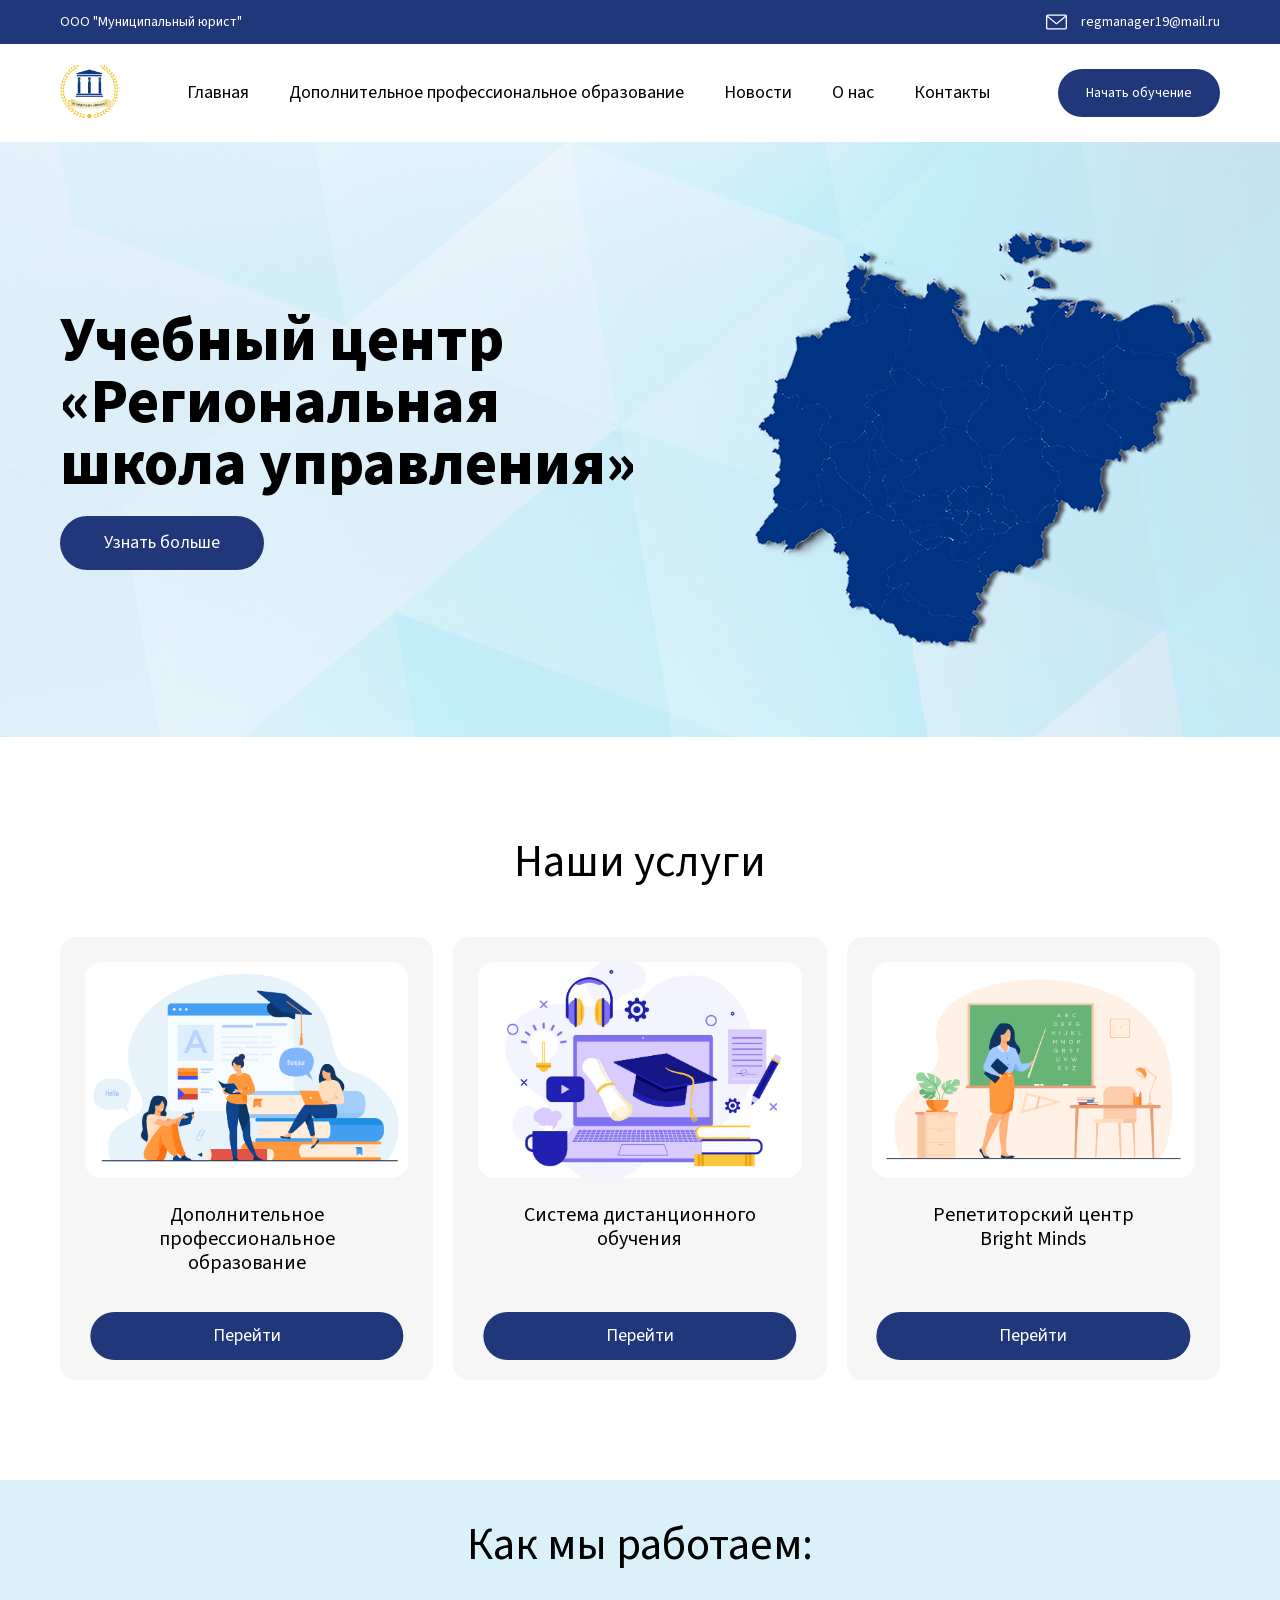
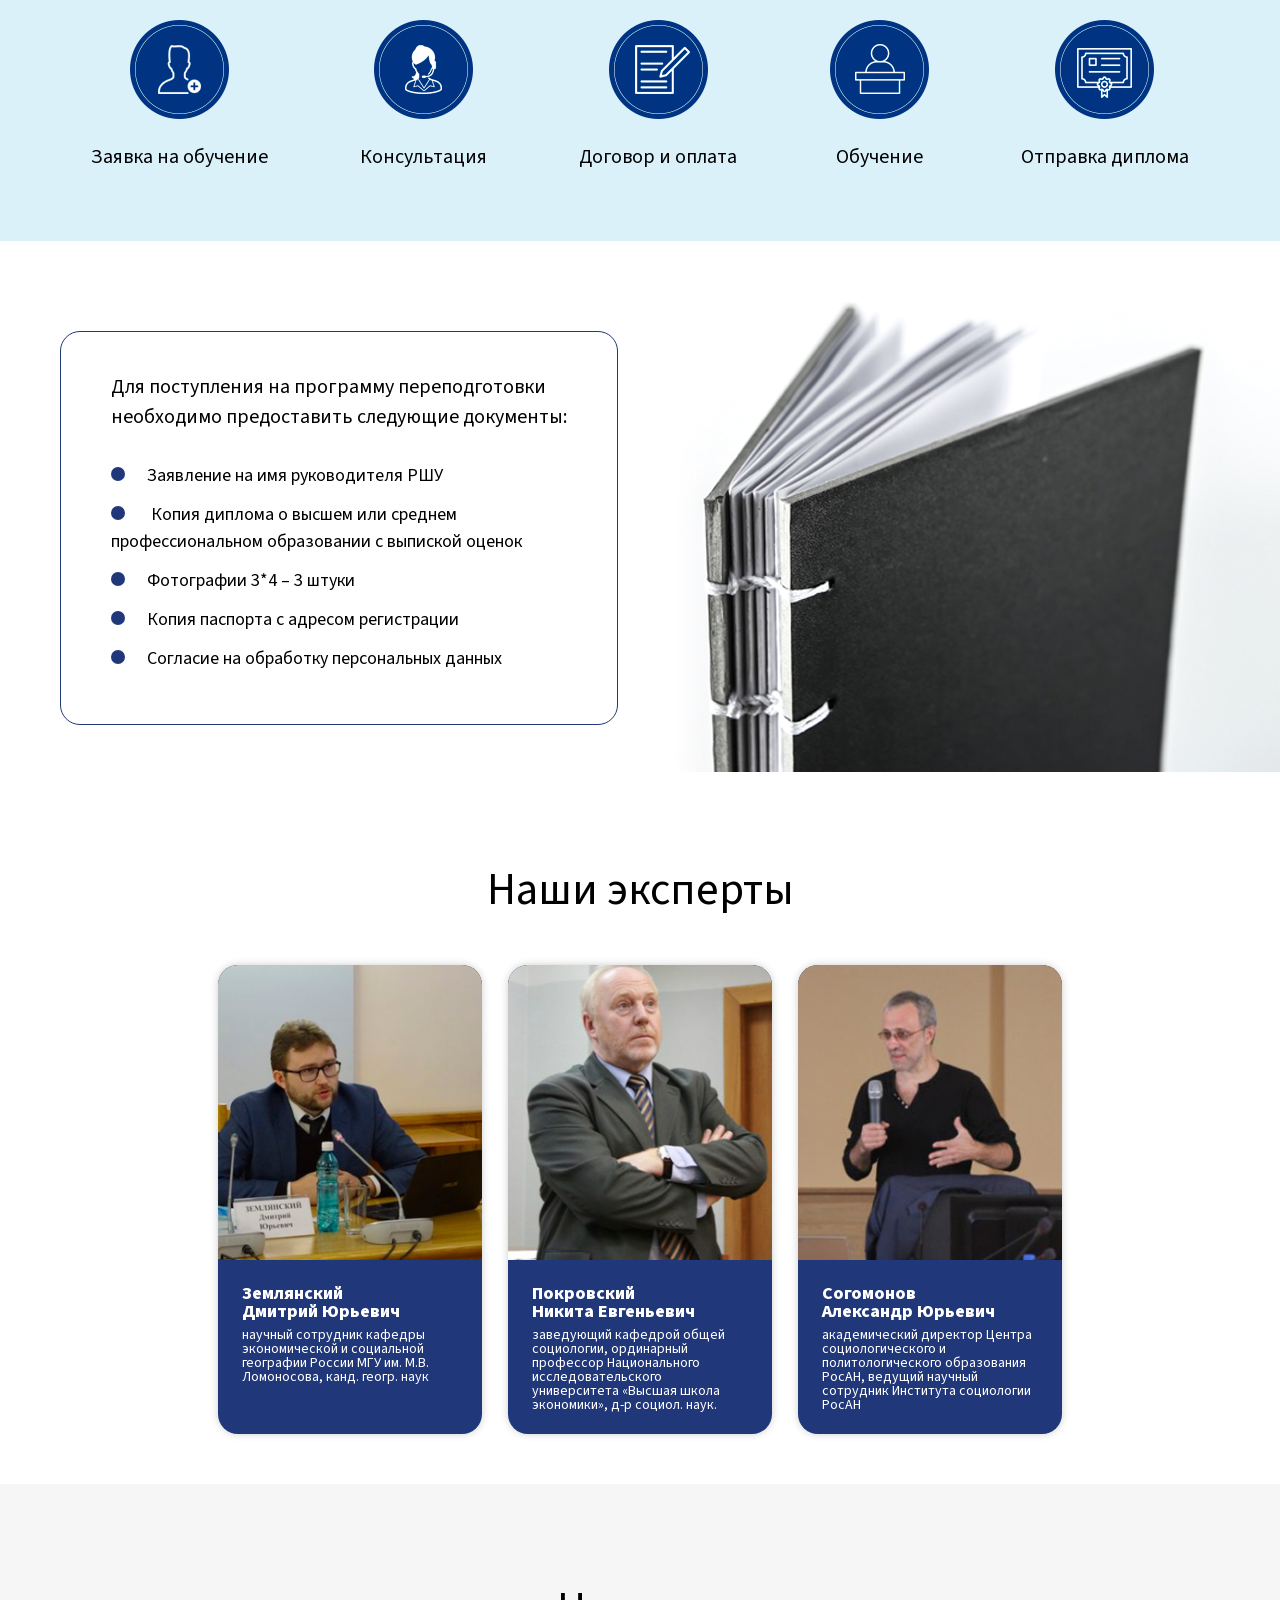
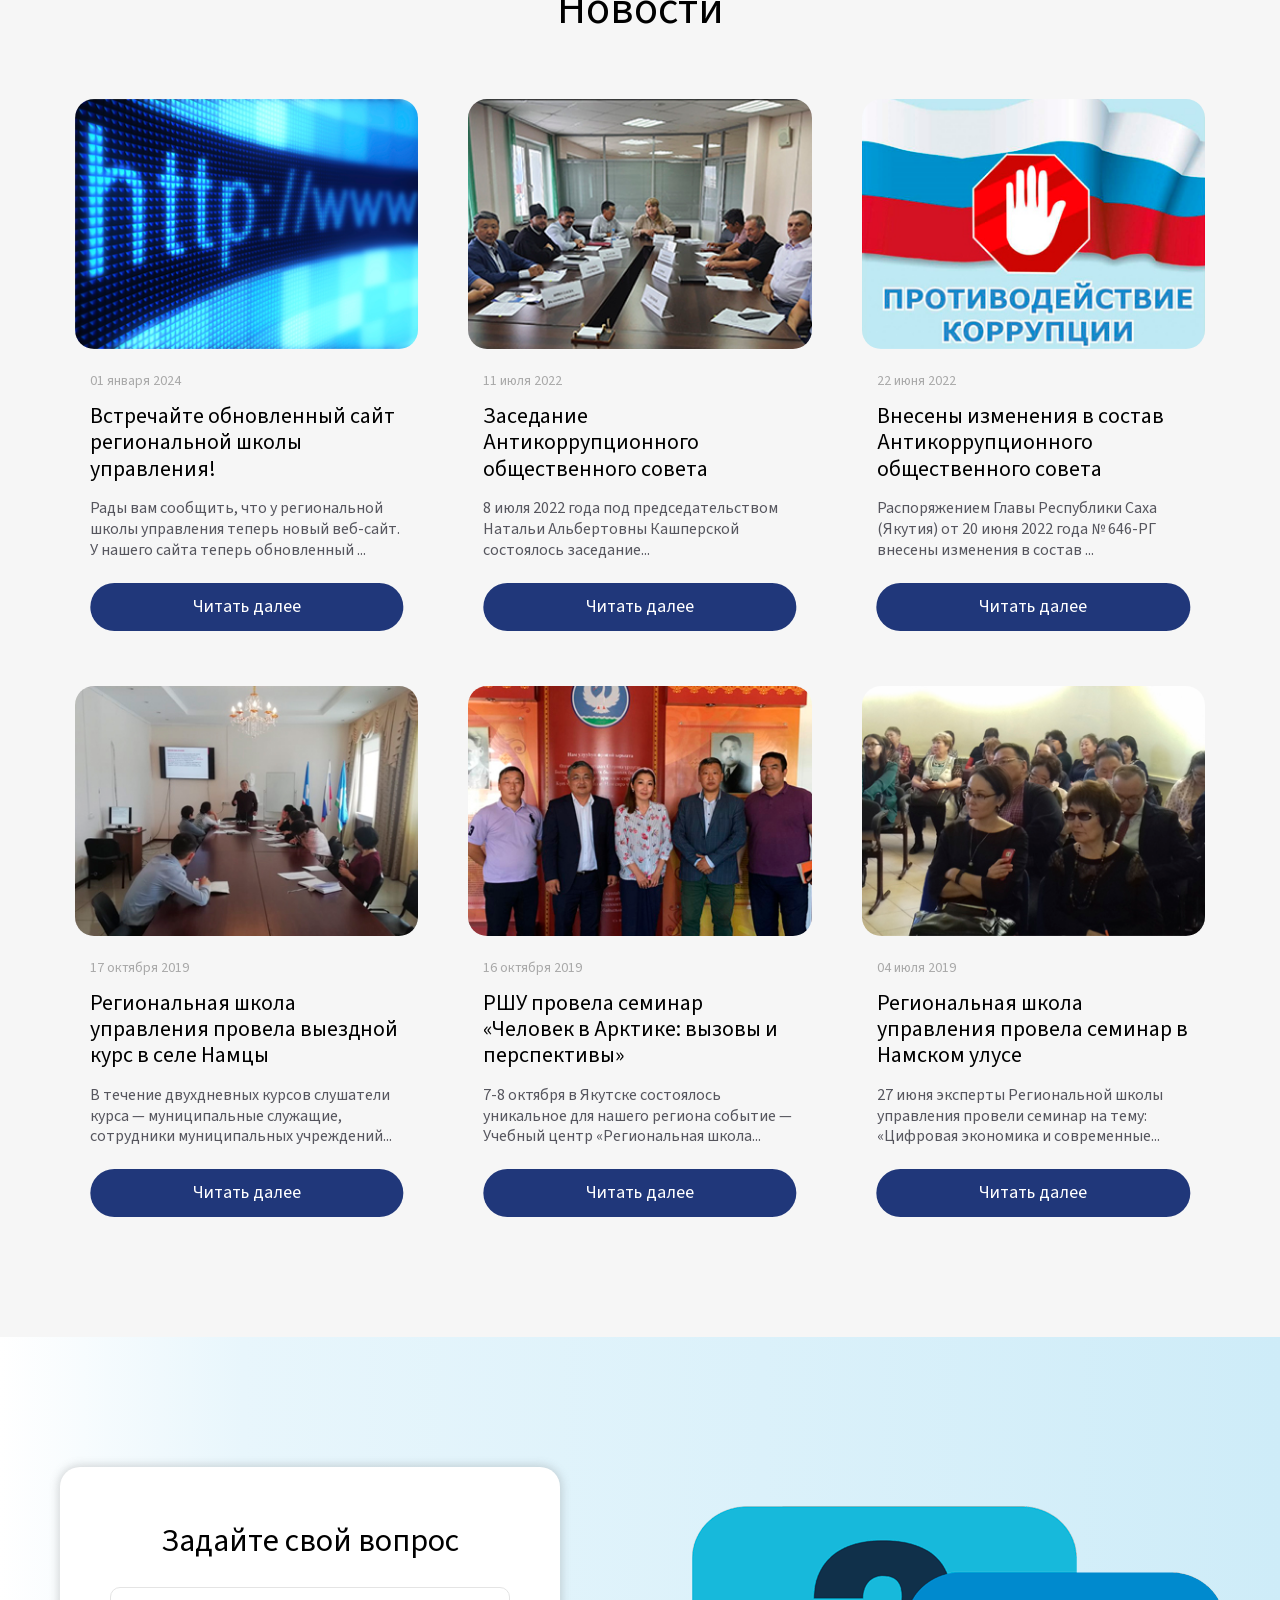
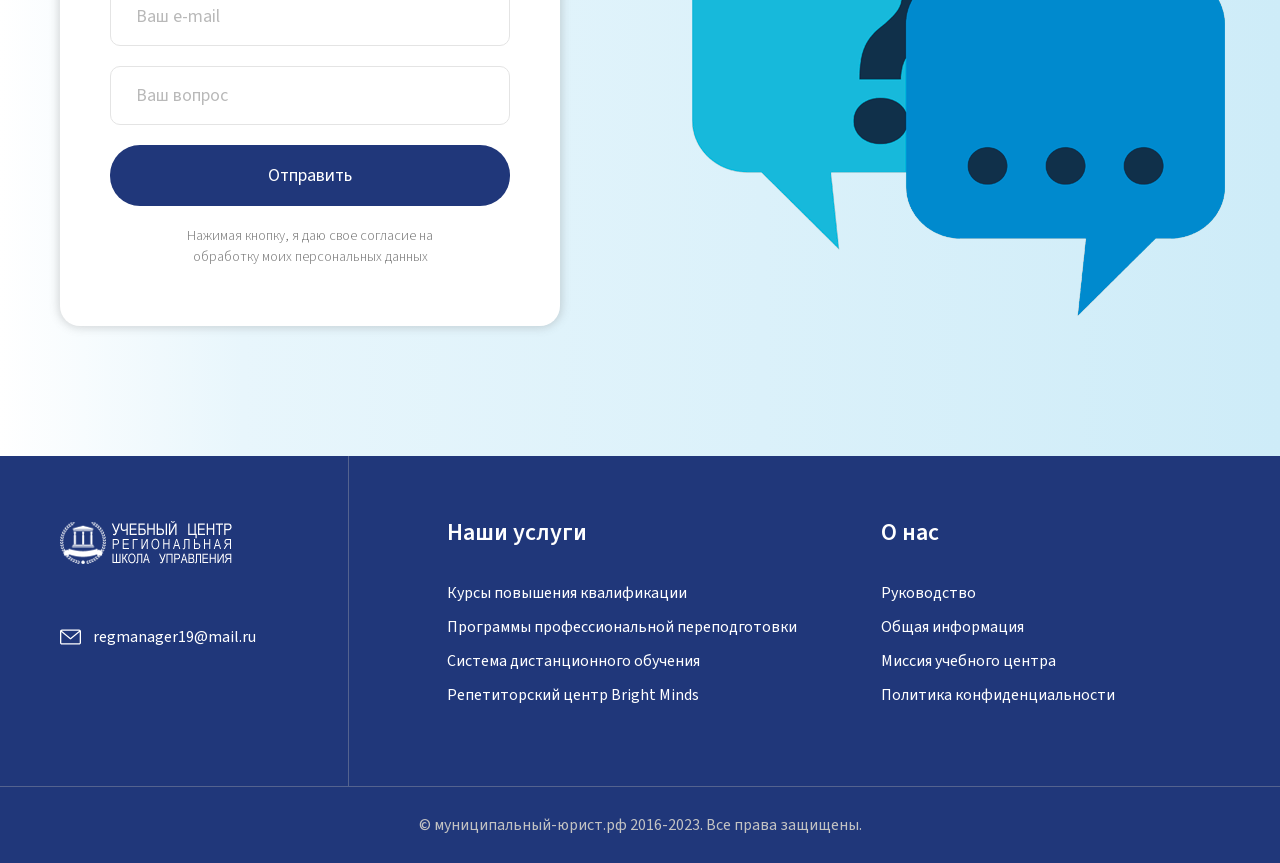
<file: index.html>
<!DOCTYPE html>
<html lang="ru">
  <head>
    <meta charset="UTF-8" />
    <meta name="viewport" content="width=device-width, initial-scale=1.0" />
    <title>
      Муниципальный юрист | Дополнительное профессиональное образование
    </title>
    <link rel="stylesheet" href="fonts/stylesheet.css" />
    <link rel="stylesheet" href="css/style.css" />
    <link rel="stylesheet" href="css/magnific-popup.css" />
  </head>
  <body>
    <div class="callback-popup mfp-hide mfp-with-anim" id="callback-popup">
      <div class="callback-header">
        <div class="callback-logo">
          <img src="images/logo.png" alt="Лого" />
        </div>
        <button title="close" type="button" class="mfp-close">
          <svg
            width="19"
            height="19"
            viewBox="0 0 19 19"
            fill="none"
            xmlns="http://www.w3.org/2000/svg"
          >
            <path
              d="M0.977032 19.0005C0.72675 19.0005 0.476467 18.9053 0.28631 18.7137C-0.0954366 18.3319 -0.0954366 17.713 0.28631 17.3313L17.3313 0.28631C17.713 -0.0954366 18.3319 -0.0954366 18.7137 0.28631C19.0954 0.668056 19.0954 1.28696 18.7137 1.66895L1.66895 18.7137C1.47736 18.9041 1.22708 19.0005 0.977032 19.0005Z"
              fill="#F0DFDF"
            />
            <path
              d="M18.0232 19.0005C17.7729 19.0005 17.5229 18.9053 17.3325 18.7137L0.28631 1.66895C-0.0954366 1.28696 -0.0954366 0.668056 0.28631 0.28631C0.668056 -0.0954366 1.28696 -0.0954366 1.66895 0.28631L18.7137 17.3313C19.0954 17.713 19.0954 18.3319 18.7137 18.7137C18.5221 18.9041 18.2721 19.0005 18.0232 19.0005Z"
              fill="#F0DFDF"
            />
          </svg>
        </button>
      </div>
      <div class="callback-body">
        <div class="form-wrap">
          <h3 class="callback-form-title">Отправить заявку</h3>
          <div class="wpcf7">
            <form class="wpcf7-form init">
              <p>
                <span class="wpcf7-form-control-wrap"
                  ><input
                    size="40"
                    class="wpcf7-form-control wpcf7-text wpcf7-validates-as-required"
                    placeholder="Ваш e-mail"
                    type="email"
                /></span>
              </p>
              <p>
                <span class="wpcf7-form-control-wrap"
                  ><input
                    size="40"
                    class="wpcf7-form-control wpcf7-text wpcf7-validates-as-required input-phonemask"
                    placeholder="Ваше сообщение"
                    type="text"
                    name="question"
                /></span>
              </p>
              <p>
                <input
                  class="wpcf7-form-control has-spinner wpcf7-submit"
                  type="submit"
                  value="Отправить"
                /><span class="wpcf7-spinner"></span>
              </p>
            </form>
          </div>
          <div class="form-agree">
            Нажимая кнопку, я даю свое согласие на обработку моих персональных
            данных
          </div>
        </div>
      </div>
    </div>

    <header class="header">
      <div class="header-top">
        <div class="container">
          <div class="header-top-row">
            <div class="header-top-organization">
              <span>ООО "Муниципальный юрист"</span>
            </div>

            <div class="header-top-right">
              <a href=" mailto: regmanager19@mail.ru" class="header-top-email"
                ><img src="images/email.svg" alt="E-mail" />
                <span>regmanager19@mail.ru</span></a
              >
            </div>

            <div class="hamburger">
              <img src="images/hamburger.svg" alt="Hamburger" />
            </div>
          </div>
        </div>
      </div>

      <div class="header-bottom">
        <div class="container">
          <div class="header-bottom-row">
            <a href="#" class="header-logo">
              <img src="images/logo.png" alt="Логотип" />
            </a>
            <nav class="menu-nav">
              <ul>
                <li><a href="#">Главная</a></li>
                <li>
                  <a href="#">Дополнительное профессиональное образование</a>
                </li>
                <li><a href="#">Новости</a></li>
                <li><a href="#">О нас</a></li>
                <li>
                  <a href="#">Контакты</a>
                </li>
              </ul>
            </nav>
            <a
              href="#callback-popup"
              class="header-bottom-btn"
              data-effect="mfp-zoom-in"
              >Начать обучение</a
            >
          </div>
        </div>
      </div>

      <div class="mobile-menu">
        <div class="mobile-menu-header">
          <div class="mobile-menu-title">Меню</div>
          <div class="mobile-menu-close">
            <img src="images/close.svg" alt="Закрыть" />
          </div>
        </div>
        <div class="mobile-menu-body">
          <a href=" mailto: regmanager19@mail.ru" class="header-top-email"
            ><img src="images/email.svg" alt="E-mail" />
            <span>regmanager19@mail.ru</span></a
          >

          <nav class="mobile-menu-nav">
            <ul>
              <li><a href="#">Главная</a></li>
              <li>
                <a href="#">Дополнительное профессиональное образование</a>
              </li>
              <li><a href="#">Новости</a></li>
              <li><a href="#">О нас</a></li>
              <li>
                <a href="#">Контакты</a>
              </li>
            </ul>
          </nav>
        </div>
      </div>
    </header>

    <section class="s-banner">
      <div class="container">
        <div class="banner-row">
          <div class="banner-left">
            <img
              class="banner-image-small"
              src="images/sakha.png"
              alt="Sakha"
            />
            <h1 class="banner-title">
              Учебный центр <br />
              «Региональная школа управления»
            </h1>
            <!-- <div class="banner-description">
              Наш проект направлен на подготовку <br />
              нового поколения муниципальных лидеров
            </div> -->
            <a href="#" class="banner-btn">Узнать больше</a>
          </div>
          <div class="banner-right">
            <img class="banner-image" src="images/sakha.png" alt="Sakha" />
          </div>
        </div>
      </div>
    </section>

    <!-- <section class="s-about">
      <div class="container">
        <div class="about-row">
          <div class="about-left">
            <img src="images/o-nas.png" alt="О нас" />
          </div>
          <div class="about-right">
            <h2 class="def-title">
              Дополнительное профессиональное образование
            </h2>
            <div class="about-description">
              Мы предоставляем услуги в сфере дополнительного профессионального
              образования. Все наши программы и курсы проводятся в заочном
              формате <br />с применением дистанционных образовательных
              технологий. <br />По окончании обучения выдается диплом.
            </div>
            <div class="about-list-wrap">
              <div class="about-list-title">Мы предлагаем:</div>
              <ul>
                <li>Курсы повышения квалификации</li>
                <li>Программы профессиональной переподготовки</li>
              </ul>
            </div>
          </div>
        </div>
      </div>
    </section> -->

    <section class="s-services">
      <div class="container">
        <div class="def-title">Наши услуги</div>
        <div class="services-row">
          <div class="services-item">
            <div class="services-thumb">
              <img src="images/edu.png" alt="Миниатюра" />
            </div>

            <div class="services-body">
              <h3 class="services-title">
                <a href="post.html"
                  >Дополнительное профессиональное образование</a
                >
              </h3>
              <!-- <div class="services-description">
                Рады вам сообщить, что у региональной школы управления теперь
                новый веб-сайт. У нашего сайта теперь обновленный ...
              </div> -->
              <a href="post.html" class="services-readmore">Перейти</a>
            </div>
          </div>

          <div class="services-item">
            <div class="services-thumb">
              <img src="images/sdo.png" alt="Миниатюра" />
            </div>

            <div class="services-body">
              <h3 class="services-title">
                <a href="post.html"
                  >Система дистанционного <br />
                  обучения</a
                >
              </h3>
              <!-- <div class="services-description">
                Рады вам сообщить, что у региональной школы управления теперь
                новый веб-сайт. У нашего сайта теперь обновленный ...
              </div> -->
              <a href="post.html" class="services-readmore">Перейти</a>
            </div>
          </div>

          <div class="services-item">
            <div class="services-thumb">
              <img src="images/bright-minds.png" alt="Миниатюра" />
            </div>

            <div class="services-body">
              <h3 class="services-title">
                <a href="post.html"
                  >Репетиторский центр <br />
                  Bright Minds</a
                >
              </h3>
              <!-- <div class="services-description">
                Рады вам сообщить, что у региональной школы управления теперь
                новый веб-сайт. У нашего сайта теперь обновленный ...
              </div> -->
              <a href="post.html" class="services-readmore">Перейти</a>
            </div>
          </div>
        </div>
      </div>
    </section>

    <section class="s-work">
      <div class="container">
        <h2 class="def-title">Как мы работаем:</h2>
        <div class="work-row">
          <div class="work-item">
            <div class="work-icon">
              <img src="images/work-1.png" alt="Заявка на обучение" />
            </div>
            <div class="work-title">Заявка на обучение</div>
          </div>
          <div class="work-item">
            <div class="work-icon">
              <img src="images/work-2.png" alt="Консультация" />
            </div>
            <div class="work-title">Консультация</div>
          </div>
          <div class="work-item">
            <div class="work-icon">
              <img src="images/work-3.png" alt="Договор и оплата" />
            </div>
            <div class="work-title">Договор и оплата</div>
          </div>
          <div class="work-item">
            <div class="work-icon">
              <img src="images/work-4.png" alt="Обучение" />
            </div>
            <div class="work-title">Обучение</div>
          </div>
          <div class="work-item">
            <div class="work-icon">
              <img src="images/work-5.png" alt="Отправка диплома" />
            </div>
            <div class="work-title">Отправка диплома</div>
          </div>
        </div>
      </div>
    </section>

    <div class="s-docs">
      <div class="container">
        <div class="docs-list-wrap">
          <div class="docs-list-title">
            Для поступления на программу переподготовки <br />
            необходимо предоставить следующие документы:
          </div>
          <ul>
            <li>Заявление на имя руководителя РШУ</li>
            <li>
              Копия диплома о высшем или среднем <br />
              профессиональном образовании с выпиской оценок
            </li>
            <li>Фотографии 3*4 – 3 штуки</li>
            <li>Копия паспорта с адресом регистрации</li>
            <li>Согласие на обработку персональных данных</li>
          </ul>
        </div>
      </div>
    </div>

    <section class="s-experts">
      <div class="container">
        <h2 class="def-title">Наши эксперты</h2>
      </div>
      <div class="experts-row">
        <div class="experts-item">
          <div class="experts-image">
            <img src="images/expert-1.jpeg" alt="Землянский Дмитрий Юрьевич" />
          </div>
          <div class="experts-footer">
            <div class="experts-name">Землянский <br />Дмитрий Юрьевич</div>
            <div class="experts-profi">
              научный сотрудник кафедры экономической и социальной географии
              России МГУ им. М.В. Ломоносова, канд. геогр. наук
            </div>
          </div>
        </div>
        <div class="experts-item">
          <div class="experts-image">
            <img
              src="images/expert-2.jpeg"
              alt="Покровский Никита Евгеньевич"
            />
          </div>
          <div class="experts-footer">
            <div class="experts-name">Покровский <br />Никита Евгеньевич</div>
            <div class="experts-profi">
              заведующий кафедрой общей социологии, ординарный профессор
              Национального исследовательского университета «Высшая школа
              экономики», д-р социол. наук.
            </div>
          </div>
        </div>
        <div class="experts-item">
          <div class="experts-image">
            <img src="images/expert-3.jpeg" alt="Согомонов Александр Юрьевич" />
          </div>
          <div class="experts-footer">
            <div class="experts-name">Согомонов <br />Александр Юрьевич</div>
            <div class="experts-profi">
              академический директор Центра социологического и политологического
              образования РосАН, ведущий научный сотрудник Института социологии
              РосАН
            </div>
          </div>
        </div>
      </div>
    </section>

    <section class="s-news">
      <div class="container">
        <div class="def-title">Новости</div>
        <div class="news-row">
          <article class="news-item">
            <div class="news-thumb">
              <img src="images/news-1.jpg" alt="Миниатюра" />
            </div>

            <div class="news-body">
              <div class="news-top-line">
                <div class="news-date">01 января 2024</div>
              </div>
              <h3 class="news-title">
                <a href="post.html"
                  >Встречайте обновленный сайт региональной школы управления!</a
                >
              </h3>
              <div class="news-description">
                Рады вам сообщить, что у региональной школы управления теперь
                новый веб-сайт. У нашего сайта теперь обновленный ...
              </div>
              <a href="post.html" class="news-readmore">Читать далее</a>
            </div>
          </article>

          <article class="news-item">
            <div class="news-thumb">
              <img src="images/news-2.jpg" alt="Миниатюра" />
            </div>

            <div class="news-body">
              <div class="news-top-line">
                <div class="news-date">11 июля 2022</div>
              </div>
              <h3 class="news-title">
                <a href="post.html"
                  >Заседание Антикоррупционного общественного совета</a
                >
              </h3>
              <div class="news-description">
                8 июля 2022 года под председательством Натальи Альбертовны
                Кашперской состоялось заседание...
              </div>
              <a href="post.html" class="news-readmore">Читать далее</a>
            </div>
          </article>

          <article class="news-item">
            <div class="news-thumb">
              <img src="images/news-3.jpg" alt="Миниатюра" />
            </div>

            <div class="news-body">
              <div class="news-top-line">
                <div class="news-date">22 июня 2022</div>
              </div>
              <h3 class="news-title">
                <a href="post.html"
                  >Внесены изменения в состав Антикоррупционного общественного
                  совета</a
                >
              </h3>
              <div class="news-description">
                Распоряжением Главы Республики Саха (Якутия) от 20 июня 2022
                года № 646-РГ внесены изменения в состав ...
              </div>
              <a href="post.html" class="news-readmore">Читать далее</a>
            </div>
          </article>

          <article class="news-item">
            <div class="news-thumb">
              <img src="images/news-4.jpg" alt="Миниатюра" />
            </div>

            <div class="news-body">
              <div class="news-top-line">
                <div class="news-date">17 октября 2019</div>
              </div>
              <h3 class="news-title">
                <a href="post.html"
                  >Региональная школа управления провела выездной курс в селе
                  Намцы</a
                >
              </h3>
              <div class="news-description">
                В течение двухдневных курсов слушатели курса — муниципальные
                служащие, сотрудники муниципальных учреждений...
              </div>
              <a href="post.html" class="news-readmore">Читать далее</a>
            </div>
          </article>

          <article class="news-item">
            <div class="news-thumb">
              <img src="images/news-5.jpg" alt="Миниатюра" />
            </div>

            <div class="news-body">
              <div class="news-top-line">
                <div class="news-date">16 октября 2019</div>
              </div>
              <h3 class="news-title">
                <a href="post.html">
                  РШУ провела семинар «Человек в Арктике: вызовы и
                  перспективы»</a
                >
              </h3>
              <div class="news-description">
                7-8 октября в Якутске состоялось уникальное для нашего региона
                событие — Учебный центр «Региональная школа...
              </div>
              <a href="post.html" class="news-readmore">Читать далее</a>
            </div>
          </article>

          <article class="news-item">
            <div class="news-thumb">
              <img src="images/news-6.jpg" alt="Миниатюра" />
            </div>

            <div class="news-body">
              <div class="news-top-line">
                <div class="news-date">04 июля 2019</div>
              </div>
              <h3 class="news-title">
                <a href="post.html"
                  >Региональная школа управления провела семинар в Намском
                  улусе</a
                >
              </h3>
              <div class="news-description">
                27 июня эксперты Региональной школы управления провели семинар
                на тему: «Цифровая экономика и современные...
              </div>
              <a href="post.html" class="news-readmore">Читать далее</a>
            </div>
          </article>
        </div>
      </div>
    </section>

    <section class="s-form">
      <div class="container">
        <div class="form-row">
          <div class="form-wrap">
            <h3 class="form-title">Задайте свой вопрос</h3>
            <div class="wpcf7">
              <form class="wpcf7-form init">
                <p>
                  <span class="wpcf7-form-control-wrap"
                    ><input
                      size="40"
                      class="wpcf7-form-control wpcf7-text wpcf7-validates-as-required"
                      placeholder="Ваш e-mail"
                      type="email"
                  /></span>
                </p>
                <p>
                  <span class="wpcf7-form-control-wrap"
                    ><input
                      size="40"
                      class="wpcf7-form-control wpcf7-text wpcf7-validates-as-required input-phonemask"
                      placeholder="Ваш вопрос"
                      type="text"
                      name="question"
                  /></span>
                </p>
                <p>
                  <input
                    class="wpcf7-form-control has-spinner wpcf7-submit"
                    type="submit"
                    value="Отправить"
                  /><span class="wpcf7-spinner"></span>
                </p>
              </form>
            </div>
            <div class="form-agree">
              Нажимая кнопку, я даю свое согласие на обработку моих персональных
              данных
            </div>
          </div>
          <div class="form-image">
            <img src="images/form-image.png" alt="Задать вопрос" />
          </div>
        </div>
      </div>
    </section>

    <footer class="site-footer">
      <div class="container">
        <div class="footer-row">
          <div class="footer-left">
            <a href="/" class="footer-logo"
              ><img src="images/footer-logo.png" alt="Лого"
            /></a>
            <div class="footer-info">
              <div class="footer-info-item">
                <span class="footer-info-icon">
                  <img src="images/email.svg" alt="Email" />
                </span>
                <span>regmanager19@mail.ru</span>
              </div>
            </div>
          </div>
          <div class="footer-right">
            <div class="footer-menu">
              <div class="footer-title">Наши услуги</div>
              <ul>
                <li><a href="#">Курсы повышения квалификации</a></li>
                <li>
                  <a href="#">Программы профессиональной переподготовки</a>
                </li>
                <li><a href="#">Система дистанционного обучения</a></li>
                <li><a href="#">Репетиторский центр Bright Minds</a></li>
              </ul>
            </div>

            <div class="footer-menu">
              <div class="footer-title">О нас</div>
              <ul>
                <li><a href="#">Руководство</a></li>
                <li><a href="#">Общая информация</a></li>
                <li><a href="#">Миссия учебного центра</a></li>
                <li><a href="#">Политика конфиденциальности</a></li>
              </ul>
            </div>
          </div>
        </div>
      </div>
      <div class="footer-copyright">
        © муниципальный-юрист.рф 2016-2023. Все права защищены.
      </div>
    </footer>

    <script src="js/jquery-3.7.1.min.js"></script>
    <script src="js/jquery.magnific-popup.min.js"></script>
    <script src="js/script.js"></script>
  </body>
</html>
</file>
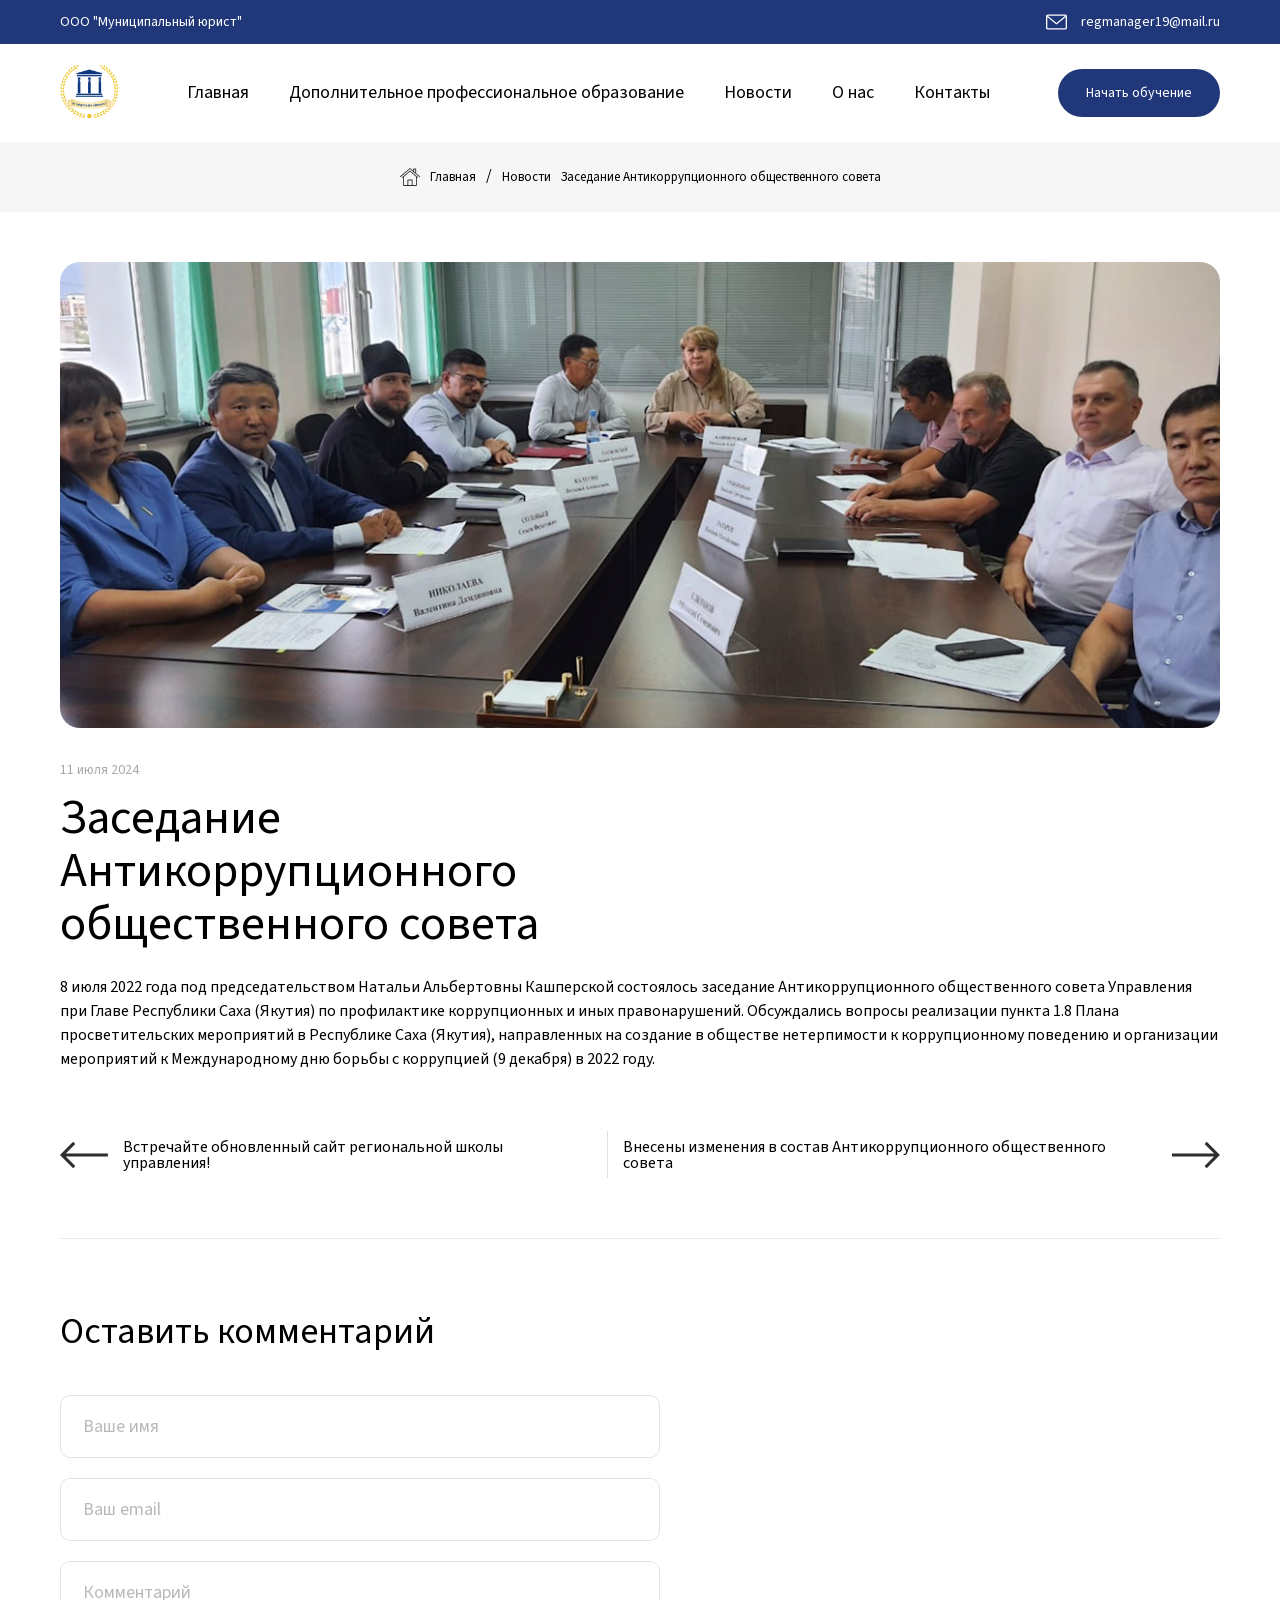
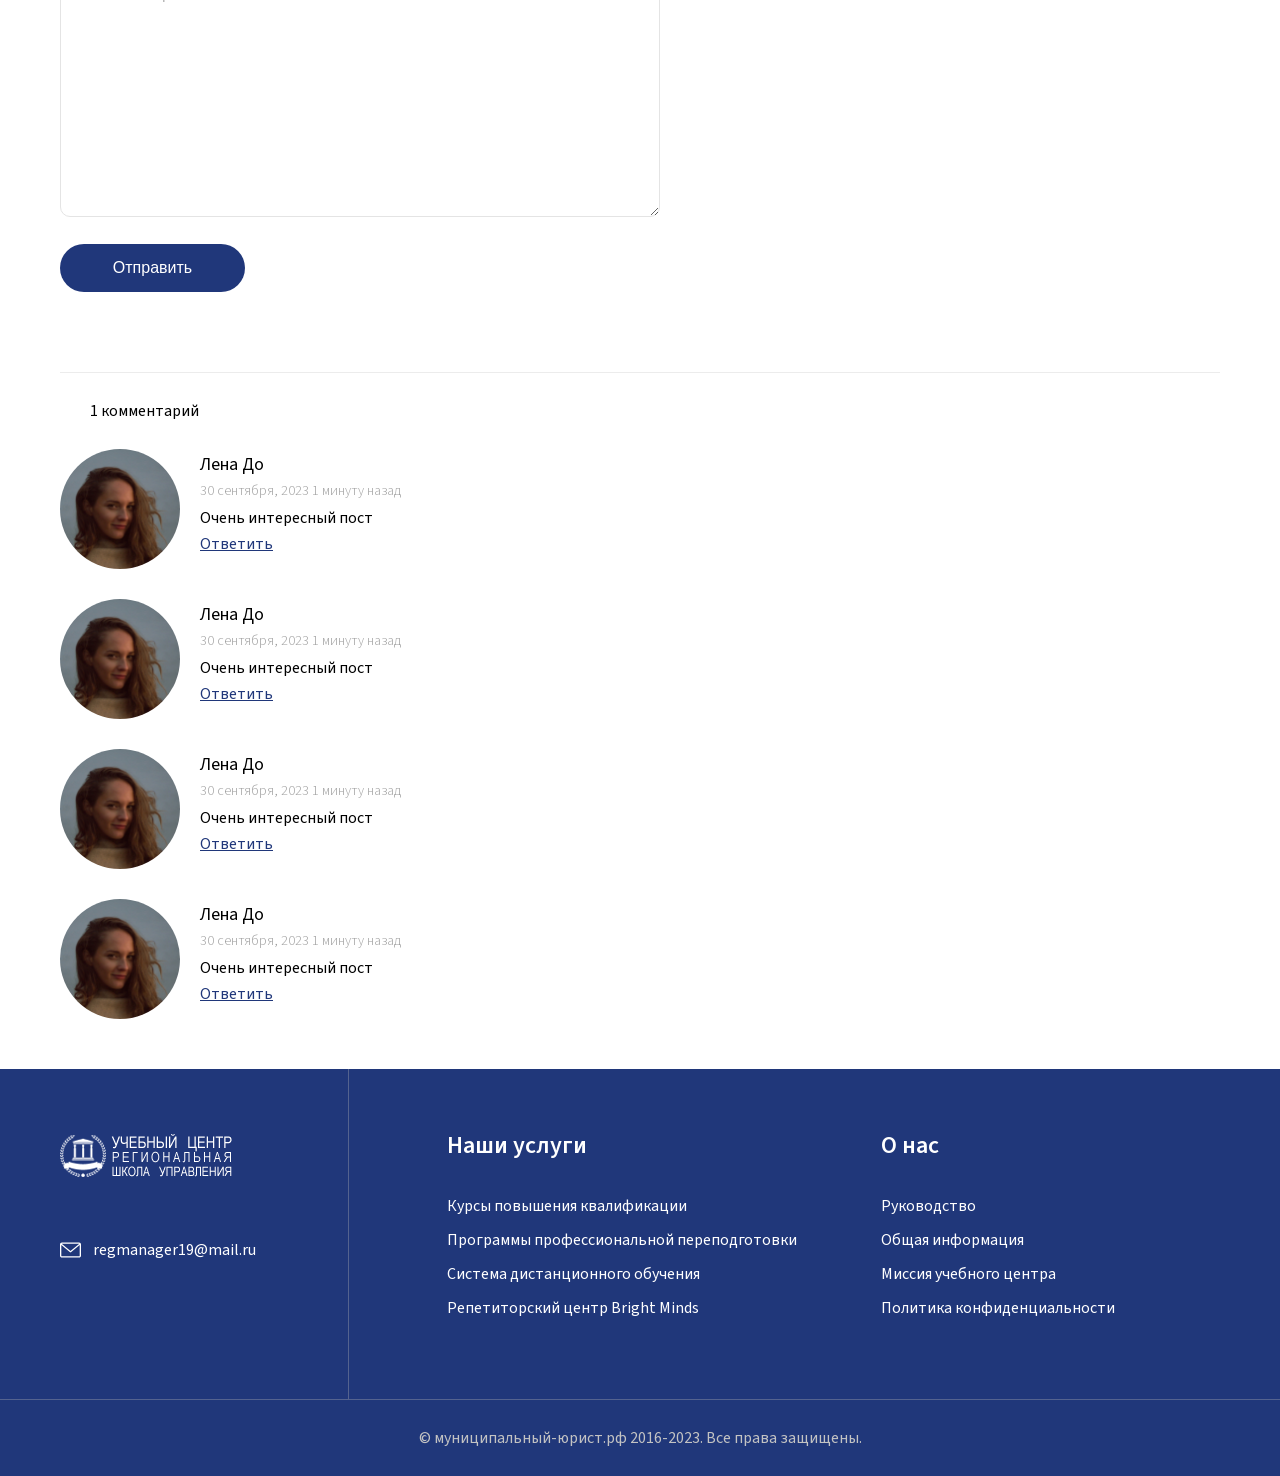
<file: blog-single.html>
<!DOCTYPE html>
<html lang="ru">
  <head>
    <meta charset="UTF-8" />
    <meta name="viewport" content="width=device-width, initial-scale=1.0" />
    <title>
      Муниципальный юрист | Дополнительное профессиональное образование
    </title>
    <link rel="stylesheet" href="fonts/stylesheet.css" />
    <link rel="stylesheet" href="css/magnific-popup.css" />
    <link rel="stylesheet" href="css/style.css" />
  </head>
  <body>
    <header class="header">
      <div class="header-top">
        <div class="container">
          <div class="header-top-row">
            <div class="header-top-organization">
              <span>ООО "Муниципальный юрист"</span>
            </div>

            <div class="header-top-right">
              <a href=" mailto: regmanager19@mail.ru" class="header-top-email"
                ><img src="images/email.svg" alt="E-mail" />
                <span>regmanager19@mail.ru</span></a
              >
            </div>

            <div class="hamburger">
              <img src="images/hamburger.svg" alt="Hamburger" />
            </div>
          </div>
        </div>
      </div>

      <div class="header-bottom">
        <div class="container">
          <div class="header-bottom-row">
            <a href="#" class="header-logo">
              <img src="images/logo.png" alt="Логотип" />
            </a>
            <nav class="menu-nav">
              <ul>
                <li><a href="#">Главная</a></li>
                <li>
                  <a href="#">Дополнительное профессиональное образование</a>
                </li>
                <li><a href="/blog.html">Новости</a></li>
                <li><a href="#">О нас</a></li>
                <li>
                  <a href="#">Контакты</a>
                </li>
              </ul>
            </nav>
            <a href="#" class="header-bottom-btn">Начать обучение</a>
          </div>
        </div>
      </div>

      <div class="mobile-menu">
        <div class="mobile-menu-header">
          <div class="mobile-menu-title">Меню</div>
          <div class="mobile-menu-close">
            <img src="images/close.svg" alt="Закрыть" />
          </div>
        </div>
        <div class="mobile-menu-body">
          <a href=" mailto: regmanager19@mail.ru" class="header-top-email"
            ><img src="images/email.svg" alt="E-mail" />
            <span>regmanager19@mail.ru</span></a
          >

          <nav class="mobile-menu-nav">
            <ul>
              <li><a href="#">Главная</a></li>
              <li>
                <a href="#">Дополнительное профессиональное образование</a>
              </li>
              <li><a href="/blog.html">Новости</a></li>
              <li><a href="#">О нас</a></li>
              <li>
                <a href="#">Контакты</a>
              </li>
            </ul>
          </nav>
        </div>
      </div>
    </header>

    <div class="s-breadcrumbs">
      <div class="container">
        <ul>
          <li>
            <a href="#">
              <svg
                width="25"
                height="25"
                viewbox="0 0 25 25"
                fill="none"
                xmlns="http://www.w3.org/2000/svg"
              >
                <path
                  d="M24.8102 11.6674L20.1975 7.72831C20.2028 7.70136 20.2082 7.67442 20.2136 7.64209V2.49053C20.2082 2.18337 19.9657 1.93549 19.6586 1.92472H17.0828C16.7864 1.92472 16.5439 2.18876 16.5439 2.49053V4.62444L12.8527 1.47746C12.6533 1.30502 12.357 1.30502 12.1522 1.47746L0.194741 11.662C-0.0369714 11.8506 -0.0639147 12.1901 0.124688 12.4218C0.313292 12.6535 0.652777 12.6805 0.88449 12.4919C0.889879 12.4865 0.889879 12.4865 0.895267 12.4811L12.5024 2.5983L16.6571 6.13865L19.1413 8.25101L24.115 12.4865C24.3413 12.6805 24.6808 12.6535 24.8748 12.4272C25.0634 12.2009 25.0365 11.8614 24.8102 11.6674ZM19.1305 6.81762L17.6217 5.5459V3.00784H19.1305V6.81762Z"
                  fill="#302D2D"
                />
                <path
                  d="M22.4338 12.7559L20.9196 11.4627L12.8528 4.57055C12.6534 4.39811 12.357 4.39811 12.1523 4.57055L4.08545 11.4627L2.57124 12.7559C2.34491 12.9499 2.31797 13.2894 2.51196 13.5157C2.70056 13.7421 3.03466 13.769 3.2556 13.5804L3.26098 13.575L3.93457 12.993V23.0968C3.93996 23.3985 4.18783 23.6464 4.4896 23.6518H20.5101C20.8119 23.6464 21.0597 23.4039 21.0651 23.0968V12.993L21.7387 13.575C21.8357 13.6558 21.9543 13.7043 22.0836 13.7043C22.2399 13.7043 22.3907 13.6343 22.4931 13.5157C22.6925 13.284 22.6602 12.9445 22.4338 12.7559ZM14.658 22.5687H10.3471V16.7489H14.658V22.5687ZM15.7357 22.5687V16.2262C15.7357 15.9299 15.5148 15.6712 15.2184 15.6712H9.78665C9.49028 15.6712 9.26934 15.9299 9.26934 16.2262V22.5687H5.0123V12.0716L12.5025 5.69139L19.9928 12.0716V22.5687H15.7357Z"
                  fill="#302D2D"
                />
              </svg>
              Главная
            </a>
          </li>
          <li>/</li>
          <li><a href="#"> Новости </a></li>
          <li>
            <a href="#">Заседание Антикоррупционного общественного совета</a>
          </li>
        </ul>
      </div>
    </div>

    <section class="s-single">
      <div class="container">
        <div class="single-top">
          <div class="single-thumbnail">
            <img src="images/single-2.jpg" alt="" />
          </div>
          <div class="news-top-line">
            <div class="news-date">11 июля 2024</div>
          </div>
          <h1 class="single-title">
            Заседание Антикоррупционного общественного совета
          </h1>
        </div>

        <div class="single-content">
          <p>
            8 июля 2022 года под председательством Натальи Альбертовны
            Кашперской состоялось заседание Антикоррупционного общественного
            совета Управления при Главе Республики Саха (Якутия) по профилактике
            коррупционных и иных правонарушений. Обсуждались вопросы реализации
            пункта 1.8 Плана просветительских мероприятий в Республике Саха
            (Якутия), направленных на создание в обществе нетерпимости к
            коррупционному поведению и организации мероприятий к Международному
            дню борьбы с коррупцией (9 декабря) в 2022 году.
          </p>
        </div>

        <div class="single-navs">
          <a href="#"
            ><svg
              width="48"
              height="28"
              viewbox="0 0 48 28"
              fill="none"
              xmlns="http://www.w3.org/2000/svg"
            >
              <g clip-path="url(#clip0_204_822)">
                <path
                  d="M13.1646 27.1646L15.3026 25.0264L5.78827 15.5119L48 15.5119L48 12.4881L5.78827 12.4881L15.3026 2.97369L13.1646 0.835523L2.66382e-06 14.0001L13.1646 27.1646Z"
                  fill="#302D2D"
                />
              </g>
              <defs>
                <clippath id="clip0_204_822">
                  <rect
                    width="48"
                    height="28"
                    fill="white"
                    transform="translate(48 28) rotate(180)"
                  />
                </clippath>
              </defs>
            </svg>
            <span
              >Встречайте обновленный сайт региональной школы управления!</span
            >
          </a>
          <span class="single-navs-line"></span>
          <a href="#">
            <span
              >Внесены изменения в состав Антикоррупционного общественного
              совета</span
            >
            <svg
              width="48"
              height="28"
              viewbox="0 0 48 28"
              fill="none"
              xmlns="http://www.w3.org/2000/svg"
            >
              <g clip-path="url(#clip0_204_827)">
                <path
                  d="M34.8354 0.835449L32.6974 2.97362L42.2117 12.4881L0 12.4881L0 15.5119L42.2117 15.5119L32.6974 25.0263L34.8354 27.1645L48 13.9999L34.8354 0.835449Z"
                  fill="#302D2D"
                />
              </g>
              <defs>
                <clippath id="clip0_204_827">
                  <rect width="48" height="28" fill="white" />
                </clippath>
              </defs>
            </svg>
          </a>
        </div>

        <div class="s-comments">
          <h2 class="comment-title">Оставить комментарий</h2>
          <div class="comments-row">
            <form id="commentform" class="comments-form">
              <p>
                <input
                  id="author"
                  placeholder="Ваше имя"
                  name="author"
                  type="text"
                />
              </p>
              <p class="comment-form-email">
                <input
                  id="email"
                  placeholder="Ваш email"
                  name="email"
                  type="text"
                />
              </p>
              <p class="comment-form-comment">
                <textarea
                  name="comment"
                  cols="45"
                  rows="1"
                  required="reuired"
                  placeholder="Комментарий"
                ></textarea>
              </p>
              <p class="form-submit">
                <button id="submit" class="submit">Отправить</button>
              </p>
            </form>
          </div>

          <div class="comments-count"><strong>1</strong> комментарий</div>

          <ul class="comment-list">
            <li class="comment">
              <article class="comment-body">
                <footer class="comment-meta">
                  <div class="comment-author vcard">
                    <img
                      alt="Avatar"
                      src="images/comment-image.jpg"
                      class="avatar"
                      height="120"
                      width="120"
                    />
                  </div>

                  <div class="comment-content">
                    <div class="comment-metadata">
                      <div class="comment-author-name">
                        <b class="fn">Лена До</b>
                      </div>
                      <a href="#">
                        <time>30 сентября, 2023 1 минуту назад</time>
                      </a>
                      <div class="comment-content">Очень интересный пост</div>
                    </div>
                    <a href="#" class="comment-reply">Ответить</a>
                  </div>
                </footer>
              </article>
            </li>
            <li class="comment">
              <article class="comment-body">
                <footer class="comment-meta">
                  <div class="comment-author vcard">
                    <img
                      alt="Avatar"
                      src="images/comment-image.jpg"
                      class="avatar"
                      height="120"
                      width="120"
                    />
                  </div>

                  <div class="comment-content">
                    <div class="comment-metadata">
                      <div class="comment-author-name">
                        <b class="fn">Лена До</b>
                      </div>
                      <a href="#">
                        <time>30 сентября, 2023 1 минуту назад</time>
                      </a>
                      <div class="comment-content">Очень интересный пост</div>
                    </div>
                    <a href="#" class="comment-reply">Ответить</a>
                  </div>
                </footer>
              </article>
            </li>
            <li class="comment">
              <article class="comment-body">
                <footer class="comment-meta">
                  <div class="comment-author vcard">
                    <img
                      alt="Avatar"
                      src="images/comment-image.jpg"
                      class="avatar"
                      height="120"
                      width="120"
                    />
                  </div>

                  <div class="comment-content">
                    <div class="comment-metadata">
                      <div class="comment-author-name">
                        <b class="fn">Лена До</b>
                      </div>
                      <a href="#">
                        <time>30 сентября, 2023 1 минуту назад</time>
                      </a>
                      <div class="comment-content">Очень интересный пост</div>
                    </div>
                    <a href="#" class="comment-reply">Ответить</a>
                  </div>
                </footer>
              </article>
            </li>
            <li class="comment">
              <article class="comment-body">
                <footer class="comment-meta">
                  <div class="comment-author vcard">
                    <img
                      alt="Avatar"
                      src="images/comment-image.jpg"
                      class="avatar"
                      height="120"
                      width="120"
                    />
                  </div>

                  <div class="comment-content">
                    <div class="comment-metadata">
                      <div class="comment-author-name">
                        <b class="fn">Лена До</b>
                      </div>
                      <a href="#">
                        <time>30 сентября, 2023 1 минуту назад</time>
                      </a>
                      <div class="comment-content">Очень интересный пост</div>
                    </div>
                    <a href="#" class="comment-reply">Ответить</a>
                  </div>
                </footer>
              </article>
            </li>
          </ul>
        </div>
      </div>
    </section>

    <footer class="site-footer">
      <div class="container">
        <div class="footer-row">
          <div class="footer-left">
            <a href="/" class="footer-logo"
              ><img src="images/footer-logo.png" alt="Лого"
            /></a>
            <div class="footer-info">
              <div class="footer-info-item">
                <span class="footer-info-icon">
                  <img src="images/email.svg" alt="Email" />
                </span>
                <span>regmanager19@mail.ru</span>
              </div>
            </div>
          </div>
          <div class="footer-right">
            <div class="footer-menu">
              <div class="footer-title">Наши услуги</div>
              <ul>
                <li><a href="#">Курсы повышения квалификации</a></li>
                <li>
                  <a href="#">Программы профессиональной переподготовки</a>
                </li>
                <li><a href="#">Система дистанционного обучения</a></li>
                <li><a href="#">Репетиторский центр Bright Minds</a></li>
              </ul>
            </div>

            <div class="footer-menu">
              <div class="footer-title">О нас</div>
              <ul>
                <li><a href="#">Руководство</a></li>
                <li><a href="#">Общая информация</a></li>
                <li><a href="#">Миссия учебного центра</a></li>
                <li><a href="#">Политика конфиденциальности</a></li>
              </ul>
            </div>
          </div>
        </div>
      </div>
      <div class="footer-copyright">
        © муниципальный-юрист.рф 2016-2023. Все права защищены.
      </div>
    </footer>

    <script src="js/jquery-3.7.1.min.js"></script>
    <script src="js/jquery.magnific-popup.min.js"></script>
    <script src="js/script.js"></script>
  </body>
</html>
</file>
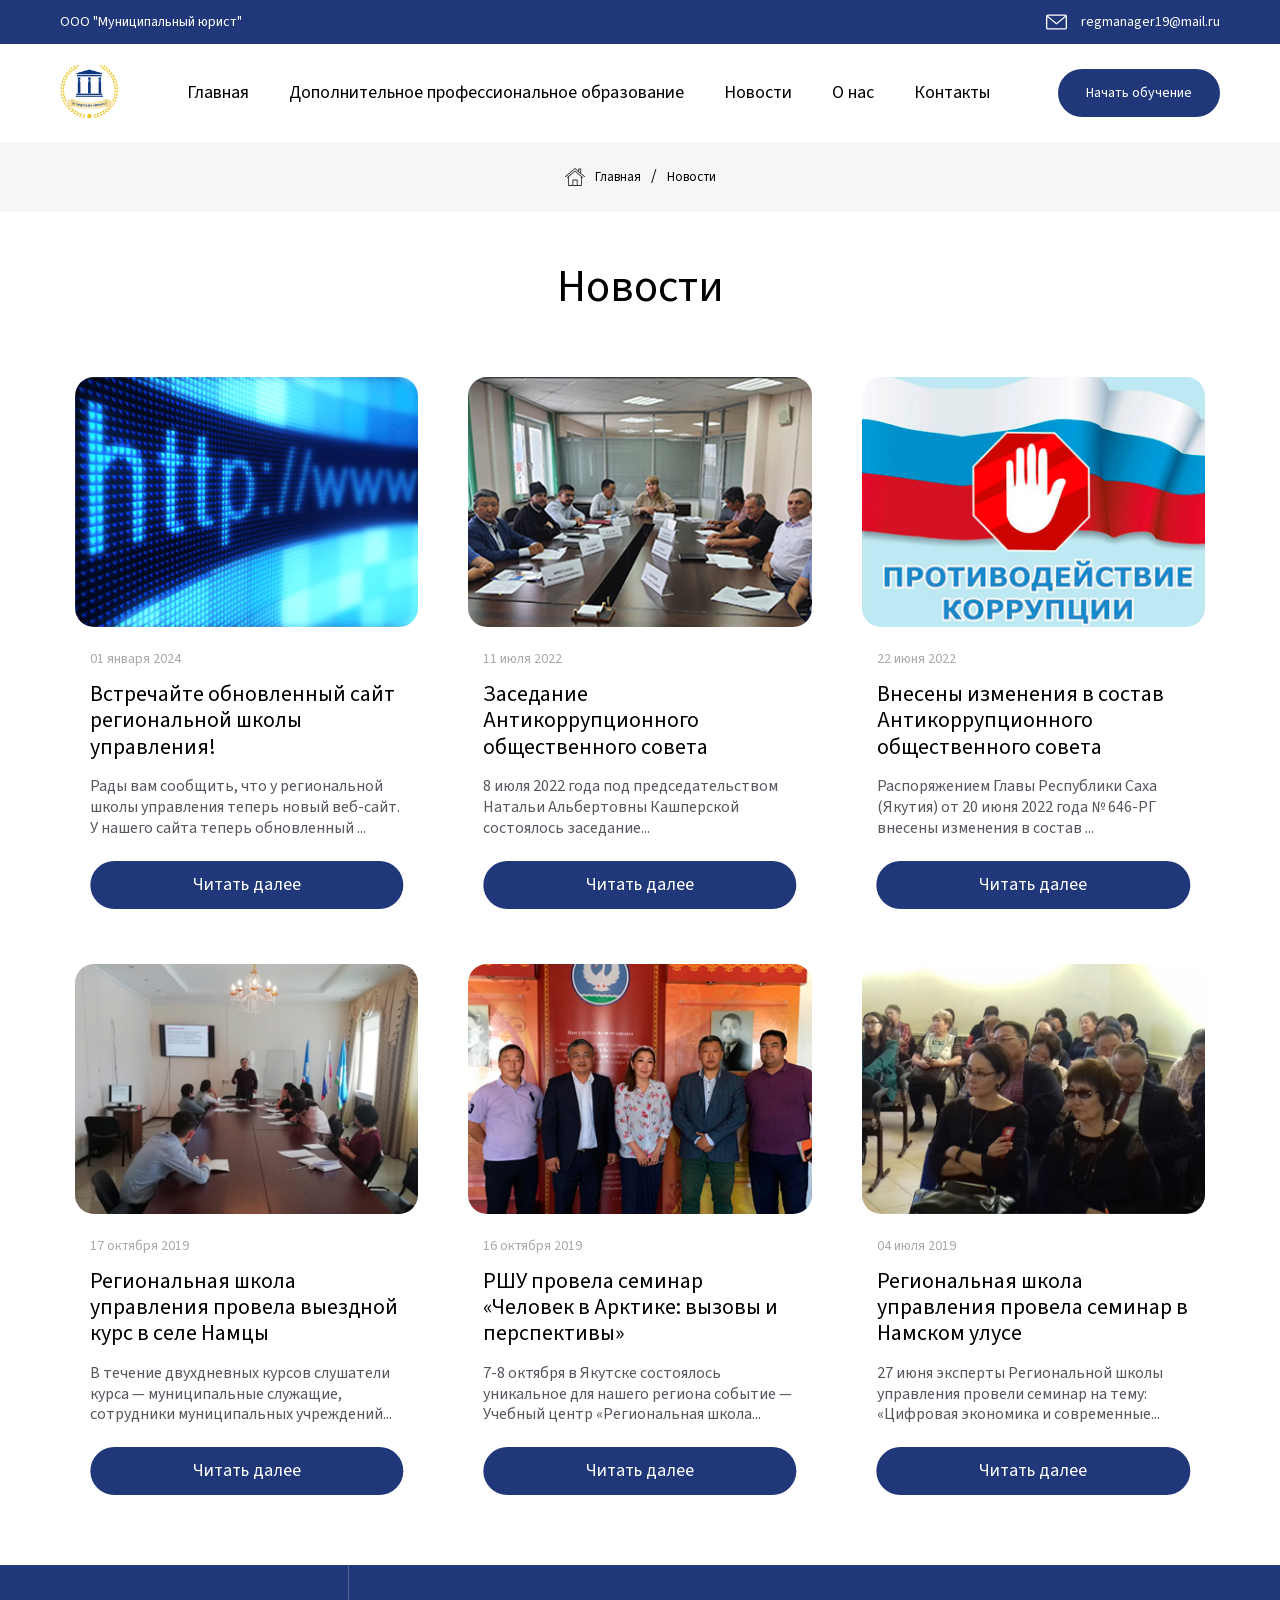
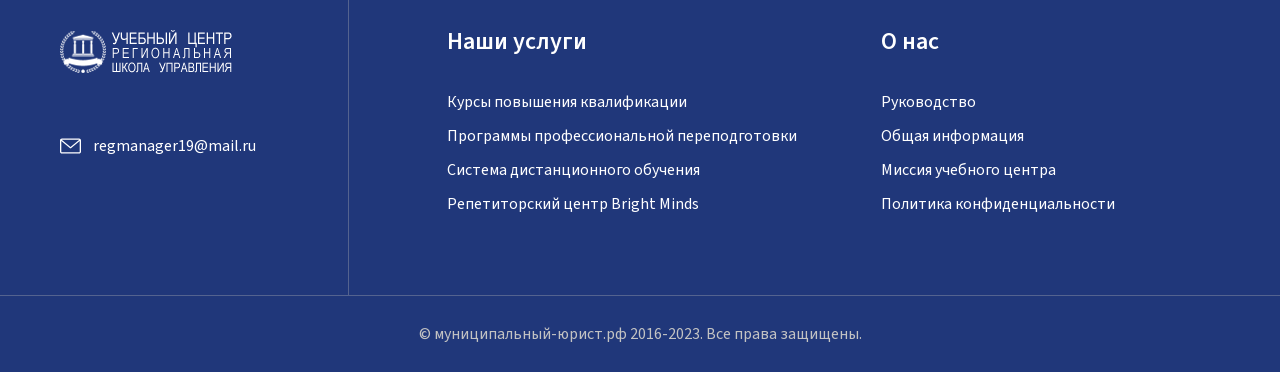
<file: blog.html>
<!DOCTYPE html>
<html lang="ru">
  <head>
    <meta charset="UTF-8" />
    <meta name="viewport" content="width=device-width, initial-scale=1.0" />
    <title>
      Муниципальный юрист | Дополнительное профессиональное образование
    </title>
    <link rel="stylesheet" href="fonts/stylesheet.css" />
    <link rel="stylesheet" href="css/magnific-popup.css" />
    <link rel="stylesheet" href="css/style.css" />
  </head>
  <body>
    <header class="header">
      <div class="header-top">
        <div class="container">
          <div class="header-top-row">
            <div class="header-top-organization">
              <span>ООО "Муниципальный юрист"</span>
            </div>

            <div class="header-top-right">
              <a href=" mailto: regmanager19@mail.ru" class="header-top-email"
                ><img src="images/email.svg" alt="E-mail" />
                <span>regmanager19@mail.ru</span></a
              >
            </div>

            <div class="hamburger">
              <img src="images/hamburger.svg" alt="Hamburger" />
            </div>
          </div>
        </div>
      </div>

      <div class="header-bottom">
        <div class="container">
          <div class="header-bottom-row">
            <a href="#" class="header-logo">
              <img src="images/logo.png" alt="Логотип" />
            </a>
            <nav class="menu-nav">
              <ul>
                <li><a href="#">Главная</a></li>
                <li>
                  <a href="#">Дополнительное профессиональное образование</a>
                </li>
                <li><a href="/blog.html">Новости</a></li>
                <li><a href="#">О нас</a></li>
                <li>
                  <a href="#">Контакты</a>
                </li>
              </ul>
            </nav>
            <a href="#" class="header-bottom-btn">Начать обучение</a>
          </div>
        </div>
      </div>

      <div class="mobile-menu">
        <div class="mobile-menu-header">
          <div class="mobile-menu-title">Меню</div>
          <div class="mobile-menu-close">
            <img src="images/close.svg" alt="Закрыть" />
          </div>
        </div>
        <div class="mobile-menu-body">
          <a href=" mailto: regmanager19@mail.ru" class="header-top-email"
            ><img src="images/email.svg" alt="E-mail" />
            <span>regmanager19@mail.ru</span></a
          >

          <nav class="mobile-menu-nav">
            <ul>
              <li><a href="#">Главная</a></li>
              <li>
                <a href="#">Дополнительное профессиональное образование</a>
              </li>
              <li><a href="/blog.html">Новости</a></li>
              <li><a href="#">О нас</a></li>
              <li>
                <a href="#">Контакты</a>
              </li>
            </ul>
          </nav>
        </div>
      </div>
    </header>

    <div class="s-breadcrumbs">
      <div class="container">
        <ul>
          <li>
            <a href="#">
              <svg
                width="25"
                height="25"
                viewbox="0 0 25 25"
                fill="none"
                xmlns="http://www.w3.org/2000/svg"
              >
                <path
                  d="M24.8102 11.6674L20.1975 7.72831C20.2028 7.70136 20.2082 7.67442 20.2136 7.64209V2.49053C20.2082 2.18337 19.9657 1.93549 19.6586 1.92472H17.0828C16.7864 1.92472 16.5439 2.18876 16.5439 2.49053V4.62444L12.8527 1.47746C12.6533 1.30502 12.357 1.30502 12.1522 1.47746L0.194741 11.662C-0.0369714 11.8506 -0.0639147 12.1901 0.124688 12.4218C0.313292 12.6535 0.652777 12.6805 0.88449 12.4919C0.889879 12.4865 0.889879 12.4865 0.895267 12.4811L12.5024 2.5983L16.6571 6.13865L19.1413 8.25101L24.115 12.4865C24.3413 12.6805 24.6808 12.6535 24.8748 12.4272C25.0634 12.2009 25.0365 11.8614 24.8102 11.6674ZM19.1305 6.81762L17.6217 5.5459V3.00784H19.1305V6.81762Z"
                  fill="#302D2D"
                />
                <path
                  d="M22.4338 12.7559L20.9196 11.4627L12.8528 4.57055C12.6534 4.39811 12.357 4.39811 12.1523 4.57055L4.08545 11.4627L2.57124 12.7559C2.34491 12.9499 2.31797 13.2894 2.51196 13.5157C2.70056 13.7421 3.03466 13.769 3.2556 13.5804L3.26098 13.575L3.93457 12.993V23.0968C3.93996 23.3985 4.18783 23.6464 4.4896 23.6518H20.5101C20.8119 23.6464 21.0597 23.4039 21.0651 23.0968V12.993L21.7387 13.575C21.8357 13.6558 21.9543 13.7043 22.0836 13.7043C22.2399 13.7043 22.3907 13.6343 22.4931 13.5157C22.6925 13.284 22.6602 12.9445 22.4338 12.7559ZM14.658 22.5687H10.3471V16.7489H14.658V22.5687ZM15.7357 22.5687V16.2262C15.7357 15.9299 15.5148 15.6712 15.2184 15.6712H9.78665C9.49028 15.6712 9.26934 15.9299 9.26934 16.2262V22.5687H5.0123V12.0716L12.5025 5.69139L19.9928 12.0716V22.5687H15.7357Z"
                  fill="#302D2D"
                />
              </svg>
              Главная
            </a>
          </li>
          <li>/</li>
          <li><a href="#"> Новости </a></li>
        </ul>
      </div>
    </div>

    <section class="s-news s-blog">
      <div class="container">
        <div class="def-title">Новости</div>
        <div class="news-row">
          <article class="news-item">
            <div class="news-thumb">
              <img src="images/news-1.jpg" alt="Миниатюра" />
            </div>

            <div class="news-body">
              <div class="news-top-line">
                <div class="news-date">01 января 2024</div>
              </div>
              <h3 class="news-title">
                <a href="post.html"
                  >Встречайте обновленный сайт региональной школы управления!</a
                >
              </h3>
              <div class="news-description">
                Рады вам сообщить, что у региональной школы управления теперь
                новый веб-сайт. У нашего сайта теперь обновленный ...
              </div>
              <a href="post.html" class="news-readmore">Читать далее</a>
            </div>
          </article>

          <article class="news-item">
            <div class="news-thumb">
              <img src="images/news-2.jpg" alt="Миниатюра" />
            </div>

            <div class="news-body">
              <div class="news-top-line">
                <div class="news-date">11 июля 2022</div>
              </div>
              <h3 class="news-title">
                <a href="post.html"
                  >Заседание Антикоррупционного общественного совета</a
                >
              </h3>
              <div class="news-description">
                8 июля 2022 года под председательством Натальи Альбертовны
                Кашперской состоялось заседание...
              </div>
              <a href="post.html" class="news-readmore">Читать далее</a>
            </div>
          </article>

          <article class="news-item">
            <div class="news-thumb">
              <img src="images/news-3.jpg" alt="Миниатюра" />
            </div>

            <div class="news-body">
              <div class="news-top-line">
                <div class="news-date">22 июня 2022</div>
              </div>
              <h3 class="news-title">
                <a href="post.html"
                  >Внесены изменения в состав Антикоррупционного общественного
                  совета</a
                >
              </h3>
              <div class="news-description">
                Распоряжением Главы Республики Саха (Якутия) от 20 июня 2022
                года № 646-РГ внесены изменения в состав ...
              </div>
              <a href="post.html" class="news-readmore">Читать далее</a>
            </div>
          </article>

          <article class="news-item">
            <div class="news-thumb">
              <img src="images/news-4.jpg" alt="Миниатюра" />
            </div>

            <div class="news-body">
              <div class="news-top-line">
                <div class="news-date">17 октября 2019</div>
              </div>
              <h3 class="news-title">
                <a href="post.html"
                  >Региональная школа управления провела выездной курс в селе
                  Намцы</a
                >
              </h3>
              <div class="news-description">
                В течение двухдневных курсов слушатели курса — муниципальные
                служащие, сотрудники муниципальных учреждений...
              </div>
              <a href="post.html" class="news-readmore">Читать далее</a>
            </div>
          </article>

          <article class="news-item">
            <div class="news-thumb">
              <img src="images/news-5.jpg" alt="Миниатюра" />
            </div>

            <div class="news-body">
              <div class="news-top-line">
                <div class="news-date">16 октября 2019</div>
              </div>
              <h3 class="news-title">
                <a href="post.html">
                  РШУ провела семинар «Человек в Арктике: вызовы и
                  перспективы»</a
                >
              </h3>
              <div class="news-description">
                7-8 октября в Якутске состоялось уникальное для нашего региона
                событие — Учебный центр «Региональная школа...
              </div>
              <a href="post.html" class="news-readmore">Читать далее</a>
            </div>
          </article>

          <article class="news-item">
            <div class="news-thumb">
              <img src="images/news-6.jpg" alt="Миниатюра" />
            </div>

            <div class="news-body">
              <div class="news-top-line">
                <div class="news-date">04 июля 2019</div>
              </div>
              <h3 class="news-title">
                <a href="post.html"
                  >Региональная школа управления провела семинар в Намском
                  улусе</a
                >
              </h3>
              <div class="news-description">
                27 июня эксперты Региональной школы управления провели семинар
                на тему: «Цифровая экономика и современные...
              </div>
              <a href="post.html" class="news-readmore">Читать далее</a>
            </div>
          </article>
        </div>
      </div>
    </section>

    <footer class="site-footer">
      <div class="container">
        <div class="footer-row">
          <div class="footer-left">
            <a href="/" class="footer-logo"
              ><img src="images/footer-logo.png" alt="Лого"
            /></a>
            <div class="footer-info">
              <div class="footer-info-item">
                <span class="footer-info-icon">
                  <img src="images/email.svg" alt="Email" />
                </span>
                <span>regmanager19@mail.ru</span>
              </div>
            </div>
          </div>
          <div class="footer-right">
            <div class="footer-menu">
              <div class="footer-title">Наши услуги</div>
              <ul>
                <li><a href="#">Курсы повышения квалификации</a></li>
                <li>
                  <a href="#">Программы профессиональной переподготовки</a>
                </li>
                <li><a href="#">Система дистанционного обучения</a></li>
                <li><a href="#">Репетиторский центр Bright Minds</a></li>
              </ul>
            </div>

            <div class="footer-menu">
              <div class="footer-title">О нас</div>
              <ul>
                <li><a href="#">Руководство</a></li>
                <li><a href="#">Общая информация</a></li>
                <li><a href="#">Миссия учебного центра</a></li>
                <li><a href="#">Политика конфиденциальности</a></li>
              </ul>
            </div>
          </div>
        </div>
      </div>
      <div class="footer-copyright">
        © муниципальный-юрист.рф 2016-2023. Все права защищены.
      </div>
    </footer>

    <script src="js/jquery-3.7.1.min.js"></script>
    <script src="js/jquery.magnific-popup.min.js"></script>
    <script src="js/script.js"></script>
  </body>
</html>
</file>
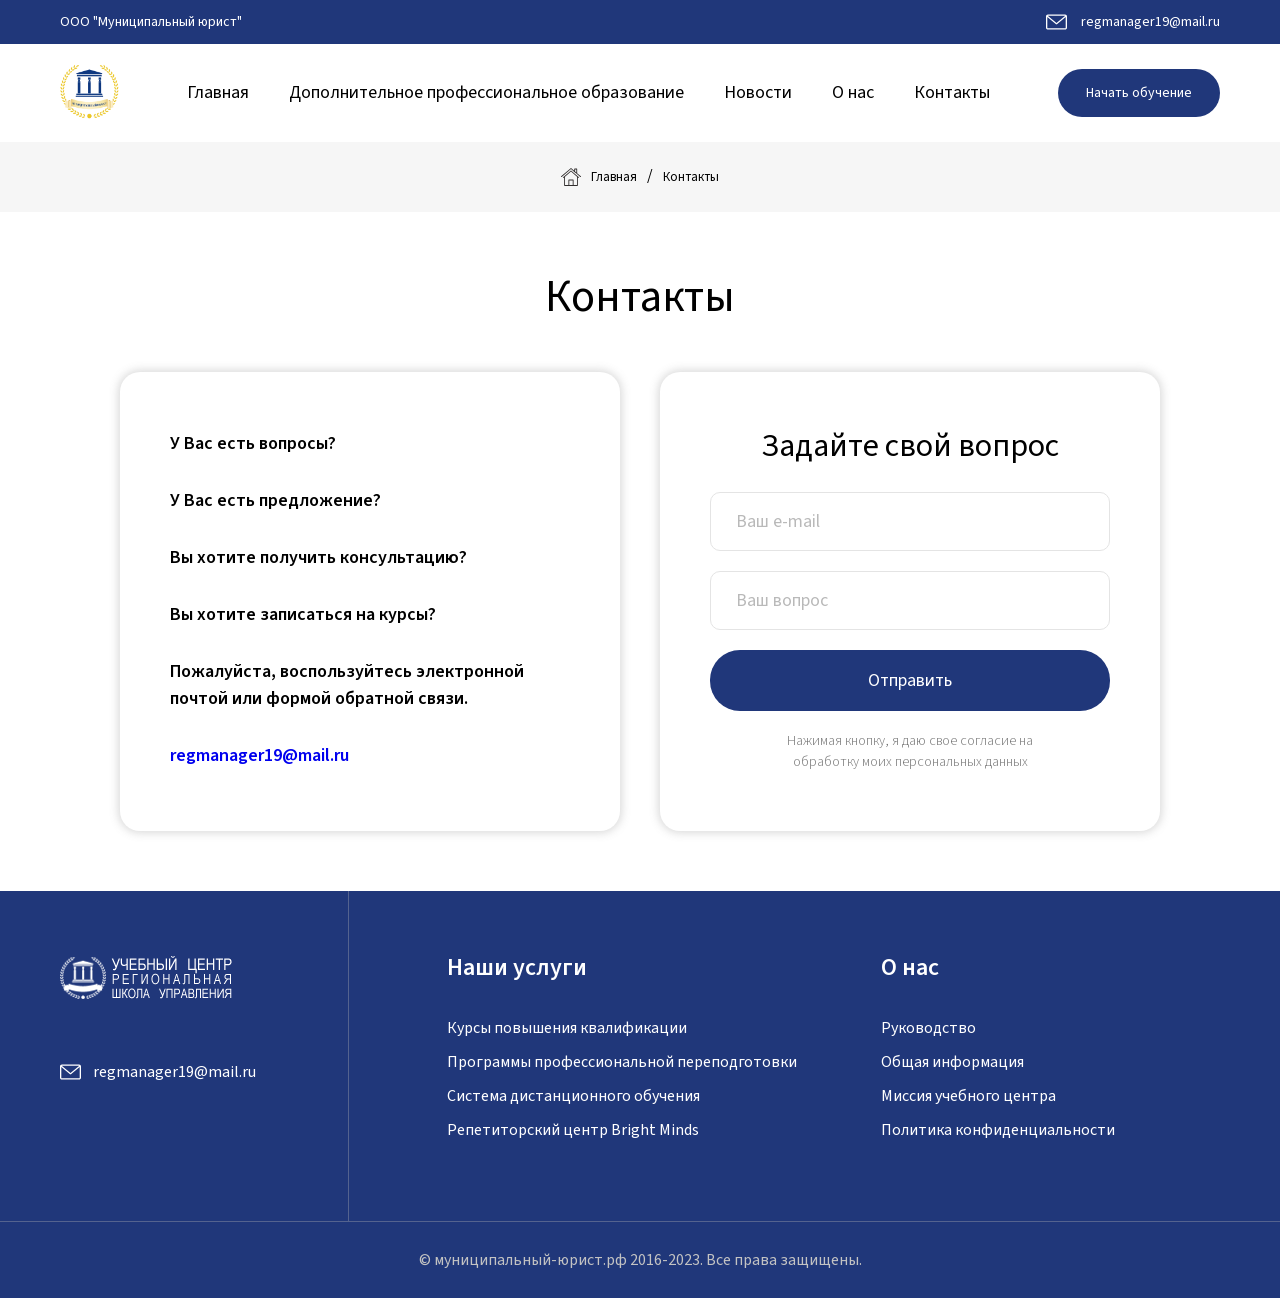
<file: contacts.html>
<!DOCTYPE html>
<html lang="ru">
  <head>
    <meta charset="UTF-8" />
    <meta name="viewport" content="width=device-width, initial-scale=1.0" />
    <title>
      Муниципальный юрист | Дополнительное профессиональное образование
    </title>
    <link rel="stylesheet" href="fonts/stylesheet.css" />
    <link rel="stylesheet" href="css/magnific-popup.css" />
    <link rel="stylesheet" href="css/style.css" />
  </head>
  <body>
    <header class="header">
      <div class="header-top">
        <div class="container">
          <div class="header-top-row">
            <div class="header-top-organization">
              <span>ООО "Муниципальный юрист"</span>
            </div>

            <div class="header-top-right">
              <a href=" mailto: regmanager19@mail.ru" class="header-top-email"
                ><img src="images/email.svg" alt="E-mail" />
                <span>regmanager19@mail.ru</span></a
              >
            </div>

            <div class="hamburger">
              <img src="images/hamburger.svg" alt="Hamburger" />
            </div>
          </div>
        </div>
      </div>

      <div class="header-bottom">
        <div class="container">
          <div class="header-bottom-row">
            <a href="#" class="header-logo">
              <img src="images/logo.png" alt="Логотип" />
            </a>
            <nav class="menu-nav">
              <ul>
                <li><a href="#">Главная</a></li>
                <li>
                  <a href="#">Дополнительное профессиональное образование</a>
                </li>
                <li><a href="/blog.html">Новости</a></li>
                <li><a href="#">О нас</a></li>
                <li>
                  <a href="#">Контакты</a>
                </li>
              </ul>
            </nav>
            <a href="#" class="header-bottom-btn">Начать обучение</a>
          </div>
        </div>
      </div>

      <div class="mobile-menu">
        <div class="mobile-menu-header">
          <div class="mobile-menu-title">Меню</div>
          <div class="mobile-menu-close">
            <img src="images/close.svg" alt="Закрыть" />
          </div>
        </div>
        <div class="mobile-menu-body">
          <a href=" mailto: regmanager19@mail.ru" class="header-top-email"
            ><img src="images/email.svg" alt="E-mail" />
            <span>regmanager19@mail.ru</span></a
          >

          <nav class="mobile-menu-nav">
            <ul>
              <li><a href="#">Главная</a></li>
              <li>
                <a href="#">Дополнительное профессиональное образование</a>
              </li>
              <li><a href="/blog.html">Новости</a></li>
              <li><a href="#">О нас</a></li>
              <li>
                <a href="#">Контакты</a>
              </li>
            </ul>
          </nav>
        </div>
      </div>
    </header>

    <div class="s-breadcrumbs">
      <div class="container">
        <ul>
          <li>
            <a href="#">
              <svg
                width="25"
                height="25"
                viewbox="0 0 25 25"
                fill="none"
                xmlns="http://www.w3.org/2000/svg"
              >
                <path
                  d="M24.8102 11.6674L20.1975 7.72831C20.2028 7.70136 20.2082 7.67442 20.2136 7.64209V2.49053C20.2082 2.18337 19.9657 1.93549 19.6586 1.92472H17.0828C16.7864 1.92472 16.5439 2.18876 16.5439 2.49053V4.62444L12.8527 1.47746C12.6533 1.30502 12.357 1.30502 12.1522 1.47746L0.194741 11.662C-0.0369714 11.8506 -0.0639147 12.1901 0.124688 12.4218C0.313292 12.6535 0.652777 12.6805 0.88449 12.4919C0.889879 12.4865 0.889879 12.4865 0.895267 12.4811L12.5024 2.5983L16.6571 6.13865L19.1413 8.25101L24.115 12.4865C24.3413 12.6805 24.6808 12.6535 24.8748 12.4272C25.0634 12.2009 25.0365 11.8614 24.8102 11.6674ZM19.1305 6.81762L17.6217 5.5459V3.00784H19.1305V6.81762Z"
                  fill="#302D2D"
                />
                <path
                  d="M22.4338 12.7559L20.9196 11.4627L12.8528 4.57055C12.6534 4.39811 12.357 4.39811 12.1523 4.57055L4.08545 11.4627L2.57124 12.7559C2.34491 12.9499 2.31797 13.2894 2.51196 13.5157C2.70056 13.7421 3.03466 13.769 3.2556 13.5804L3.26098 13.575L3.93457 12.993V23.0968C3.93996 23.3985 4.18783 23.6464 4.4896 23.6518H20.5101C20.8119 23.6464 21.0597 23.4039 21.0651 23.0968V12.993L21.7387 13.575C21.8357 13.6558 21.9543 13.7043 22.0836 13.7043C22.2399 13.7043 22.3907 13.6343 22.4931 13.5157C22.6925 13.284 22.6602 12.9445 22.4338 12.7559ZM14.658 22.5687H10.3471V16.7489H14.658V22.5687ZM15.7357 22.5687V16.2262C15.7357 15.9299 15.5148 15.6712 15.2184 15.6712H9.78665C9.49028 15.6712 9.26934 15.9299 9.26934 16.2262V22.5687H5.0123V12.0716L12.5025 5.69139L19.9928 12.0716V22.5687H15.7357Z"
                  fill="#302D2D"
                />
              </svg>
              Главная
            </a>
          </li>
          <li>/</li>
          <li><a href="#"> Контакты </a></li>
        </ul>
      </div>
    </div>

    <div class="s-contacts">
      <div class="container">
        <div class="def-title">Контакты</div>
        <div class="contacts-row">
          <div class="contacts-item">
            <ul>
              <li>У Вас есть вопросы?</li>
              <li>У Вас есть предложение?</li>
              <li>Вы хотите получить консультацию?</li>
              <li>Вы хотите записаться на курсы?</li>
              <li>
                Пожалуйста, воспользуйтесь электронной<br />
                почтой или формой обратной связи.
              </li>
              <li>
                <a href="mailto: regmanager19@mail.ru">regmanager19@mail.ru</a>
              </li>
            </ul>
          </div>

          <div class="form-wrap">
            <h3 class="form-title">Задайте свой вопрос</h3>
            <div class="wpcf7">
              <form class="wpcf7-form init">
                <p>
                  <span class="wpcf7-form-control-wrap"
                    ><input
                      size="40"
                      class="wpcf7-form-control wpcf7-text wpcf7-validates-as-required"
                      placeholder="Ваш e-mail"
                      type="email"
                  /></span>
                </p>
                <p>
                  <span class="wpcf7-form-control-wrap"
                    ><input
                      size="40"
                      class="wpcf7-form-control wpcf7-text wpcf7-validates-as-required input-phonemask"
                      placeholder="Ваш вопрос"
                      type="text"
                      name="question"
                  /></span>
                </p>
                <p>
                  <input
                    class="wpcf7-form-control has-spinner wpcf7-submit"
                    type="submit"
                    value="Отправить"
                  /><span class="wpcf7-spinner"></span>
                </p>
              </form>
            </div>
            <div class="form-agree">
              Нажимая кнопку, я даю свое согласие на обработку моих персональных
              данных
            </div>
          </div>
        </div>
      </div>
    </div>

    <footer class="site-footer">
      <div class="container">
        <div class="footer-row">
          <div class="footer-left">
            <a href="/" class="footer-logo"
              ><img src="images/footer-logo.png" alt="Лого"
            /></a>
            <div class="footer-info">
              <div class="footer-info-item">
                <span class="footer-info-icon">
                  <img src="images/email.svg" alt="Email" />
                </span>
                <span>regmanager19@mail.ru</span>
              </div>
            </div>
          </div>
          <div class="footer-right">
            <div class="footer-menu">
              <div class="footer-title">Наши услуги</div>
              <ul>
                <li><a href="#">Курсы повышения квалификации</a></li>
                <li>
                  <a href="#">Программы профессиональной переподготовки</a>
                </li>
                <li><a href="#">Система дистанционного обучения</a></li>
                <li><a href="#">Репетиторский центр Bright Minds</a></li>
              </ul>
            </div>

            <div class="footer-menu">
              <div class="footer-title">О нас</div>
              <ul>
                <li><a href="#">Руководство</a></li>
                <li><a href="#">Общая информация</a></li>
                <li><a href="#">Миссия учебного центра</a></li>
                <li><a href="#">Политика конфиденциальности</a></li>
              </ul>
            </div>
          </div>
        </div>
      </div>
      <div class="footer-copyright">
        © муниципальный-юрист.рф 2016-2023. Все права защищены.
      </div>
    </footer>

    <script src="js/jquery-3.7.1.min.js"></script>
    <script src="js/jquery.magnific-popup.min.js"></script>
    <script src="js/script.js"></script>
  </body>
</html>
</file>
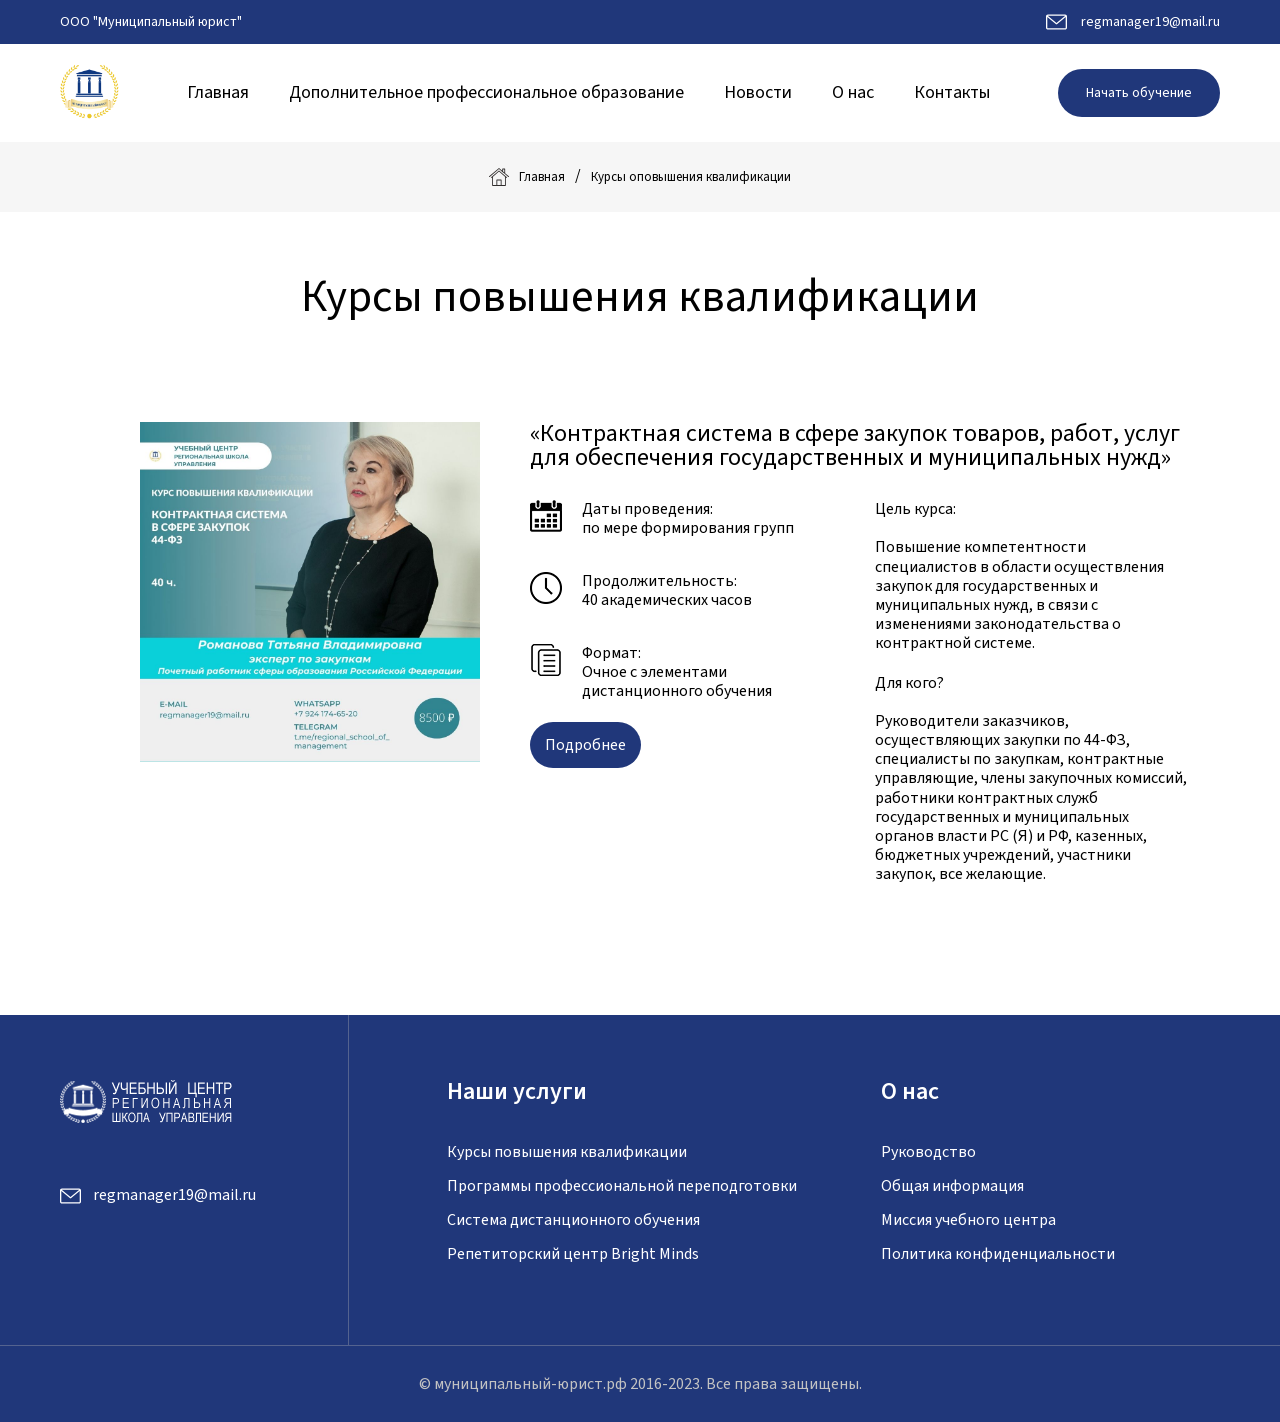
<file: courses.html>
<!DOCTYPE html>
<html lang="ru">
  <head>
    <meta charset="UTF-8" />
    <meta name="viewport" content="width=device-width, initial-scale=1.0" />
    <title>
      Муниципальный юрист | Дополнительное профессиональное образование
    </title>
    <link rel="stylesheet" href="fonts/stylesheet.css" />
    <link rel="stylesheet" href="css/magnific-popup.css" />
    <link rel="stylesheet" href="css/style.css" />
  </head>
  <body>
    <header class="header">
      <div class="header-top">
        <div class="container">
          <div class="header-top-row">
            <div class="header-top-organization">
              <span>ООО "Муниципальный юрист"</span>
            </div>

            <div class="header-top-right">
              <a href=" mailto: regmanager19@mail.ru" class="header-top-email"
                ><img src="images/email.svg" alt="E-mail" />
                <span>regmanager19@mail.ru</span></a
              >
            </div>

            <div class="hamburger">
              <img src="images/hamburger.svg" alt="Hamburger" />
            </div>
          </div>
        </div>
      </div>

      <div class="header-bottom">
        <div class="container">
          <div class="header-bottom-row">
            <a href="#" class="header-logo">
              <img src="images/logo.png" alt="Логотип" />
            </a>
            <nav class="menu-nav">
              <ul>
                <li><a href="#">Главная</a></li>
                <li>
                  <a href="#">Дополнительное профессиональное образование</a>
                </li>
                <li><a href="/blog.html">Новости</a></li>
                <li><a href="#">О нас</a></li>
                <li>
                  <a href="#">Контакты</a>
                </li>
              </ul>
            </nav>
            <a href="#" class="header-bottom-btn">Начать обучение</a>
          </div>
        </div>
      </div>

      <div class="mobile-menu">
        <div class="mobile-menu-header">
          <div class="mobile-menu-title">Меню</div>
          <div class="mobile-menu-close">
            <img src="images/close.svg" alt="Закрыть" />
          </div>
        </div>
        <div class="mobile-menu-body">
          <a href=" mailto: regmanager19@mail.ru" class="header-top-email"
            ><img src="images/email.svg" alt="E-mail" />
            <span>regmanager19@mail.ru</span></a
          >

          <nav class="mobile-menu-nav">
            <ul>
              <li><a href="#">Главная</a></li>
              <li>
                <a href="#">Дополнительное профессиональное образование</a>
              </li>
              <li><a href="/blog.html">Новости</a></li>
              <li><a href="#">О нас</a></li>
              <li>
                <a href="#">Контакты</a>
              </li>
            </ul>
          </nav>
        </div>
      </div>
    </header>

    <div class="s-breadcrumbs">
      <div class="container">
        <ul>
          <li>
            <a href="#">
              <svg
                width="25"
                height="25"
                viewbox="0 0 25 25"
                fill="none"
                xmlns="http://www.w3.org/2000/svg"
              >
                <path
                  d="M24.8102 11.6674L20.1975 7.72831C20.2028 7.70136 20.2082 7.67442 20.2136 7.64209V2.49053C20.2082 2.18337 19.9657 1.93549 19.6586 1.92472H17.0828C16.7864 1.92472 16.5439 2.18876 16.5439 2.49053V4.62444L12.8527 1.47746C12.6533 1.30502 12.357 1.30502 12.1522 1.47746L0.194741 11.662C-0.0369714 11.8506 -0.0639147 12.1901 0.124688 12.4218C0.313292 12.6535 0.652777 12.6805 0.88449 12.4919C0.889879 12.4865 0.889879 12.4865 0.895267 12.4811L12.5024 2.5983L16.6571 6.13865L19.1413 8.25101L24.115 12.4865C24.3413 12.6805 24.6808 12.6535 24.8748 12.4272C25.0634 12.2009 25.0365 11.8614 24.8102 11.6674ZM19.1305 6.81762L17.6217 5.5459V3.00784H19.1305V6.81762Z"
                  fill="#302D2D"
                />
                <path
                  d="M22.4338 12.7559L20.9196 11.4627L12.8528 4.57055C12.6534 4.39811 12.357 4.39811 12.1523 4.57055L4.08545 11.4627L2.57124 12.7559C2.34491 12.9499 2.31797 13.2894 2.51196 13.5157C2.70056 13.7421 3.03466 13.769 3.2556 13.5804L3.26098 13.575L3.93457 12.993V23.0968C3.93996 23.3985 4.18783 23.6464 4.4896 23.6518H20.5101C20.8119 23.6464 21.0597 23.4039 21.0651 23.0968V12.993L21.7387 13.575C21.8357 13.6558 21.9543 13.7043 22.0836 13.7043C22.2399 13.7043 22.3907 13.6343 22.4931 13.5157C22.6925 13.284 22.6602 12.9445 22.4338 12.7559ZM14.658 22.5687H10.3471V16.7489H14.658V22.5687ZM15.7357 22.5687V16.2262C15.7357 15.9299 15.5148 15.6712 15.2184 15.6712H9.78665C9.49028 15.6712 9.26934 15.9299 9.26934 16.2262V22.5687H5.0123V12.0716L12.5025 5.69139L19.9928 12.0716V22.5687H15.7357Z"
                  fill="#302D2D"
                />
              </svg>
              Главная
            </a>
          </li>
          <li>/</li>
          <li><a href="#"> Курсы оповышения квалификации </a></li>
        </ul>
      </div>
    </div>

    <div class="s-courses">
      <div class="container">
        <div class="def-title">Курсы повышения квалификации</div>
        <div class="courses-item">
          <div class="courses-left">
            <img src="images/course-1.jpg" alt="Изображение курса" />
          </div>

          <div class="courses-right">
            <div class="course-title">
              «Контрактная система в сфере закупок товаров, работ, услуг для
              обеспечения государственных и муниципальных нужд»
            </div>
            <div class="courses-subrow">
              <div class="courses-subrow-left">
                <div class="courses-subitem">
                  <div class="course-icon">
                    <img src="images/calendar.png" alt="Дата" />
                  </div>
                  <div class="course-text">
                    Даты проведения: <br />
                    по мере формирования групп
                  </div>
                </div>
                <div class="courses-subitem">
                  <div class="course-icon">
                    <img src="images/clock.png" alt="Продолжительность" />
                  </div>
                  <div class="course-text">
                    Продолжительность: <br />40 академических часов
                  </div>
                </div>
                <div class="courses-subitem">
                  <div class="course-icon">
                    <img src="images/copy.png" alt="Формат" />
                  </div>
                  <div class="course-text">
                    Формат: <br />Очное с элементами дистанционного обучения
                  </div>
                </div>

                <div class="courses-subitem">
                  <a href="#" class="courses-button">Подробнее</a>
                </div>
              </div>
              <div class="courses-subrow-right">
                <div class="courses-subitem">
                  <p class="course-text">
                    Цель курса: <br />
                    <br />
                    Повышение компетентности специалистов в области
                    осуществления закупок для государственных и муниципальных
                    нужд, в связи с изменениями законодательства о контрактной
                    системе.
                  </p>
                </div>
                <div class="courses-subitem">
                  <p class="course-text">
                    Для кого? <br />
                    <br />
                    Руководители заказчиков, осуществляющих закупки по 44-ФЗ,
                    специалисты по закупкам, контрактные управляющие, члены
                    закупочных комиссий, работники контрактных служб
                    государственных и муниципальных органов власти РС (Я) и РФ,
                    казенных, бюджетных учреждений, участники закупок, все
                    желающие.
                  </p>
                </div>
              </div>
            </div>
          </div>
        </div>
      </div>
    </div>

    <footer class="site-footer">
      <div class="container">
        <div class="footer-row">
          <div class="footer-left">
            <a href="/" class="footer-logo"
              ><img src="images/footer-logo.png" alt="Лого"
            /></a>
            <div class="footer-info">
              <div class="footer-info-item">
                <span class="footer-info-icon">
                  <img src="images/email.svg" alt="Email" />
                </span>
                <span>regmanager19@mail.ru</span>
              </div>
            </div>
          </div>
          <div class="footer-right">
            <div class="footer-menu">
              <div class="footer-title">Наши услуги</div>
              <ul>
                <li><a href="#">Курсы повышения квалификации</a></li>
                <li>
                  <a href="#">Программы профессиональной переподготовки</a>
                </li>
                <li><a href="#">Система дистанционного обучения</a></li>
                <li><a href="#">Репетиторский центр Bright Minds</a></li>
              </ul>
            </div>

            <div class="footer-menu">
              <div class="footer-title">О нас</div>
              <ul>
                <li><a href="#">Руководство</a></li>
                <li><a href="#">Общая информация</a></li>
                <li><a href="#">Миссия учебного центра</a></li>
                <li><a href="#">Политика конфиденциальности</a></li>
              </ul>
            </div>
          </div>
        </div>
      </div>
      <div class="footer-copyright">
        © муниципальный-юрист.рф 2016-2023. Все права защищены.
      </div>
    </footer>

    <script src="js/jquery-3.7.1.min.js"></script>
    <script src="js/jquery.magnific-popup.min.js"></script>
    <script src="js/script.js"></script>
  </body>
</html>
</file>
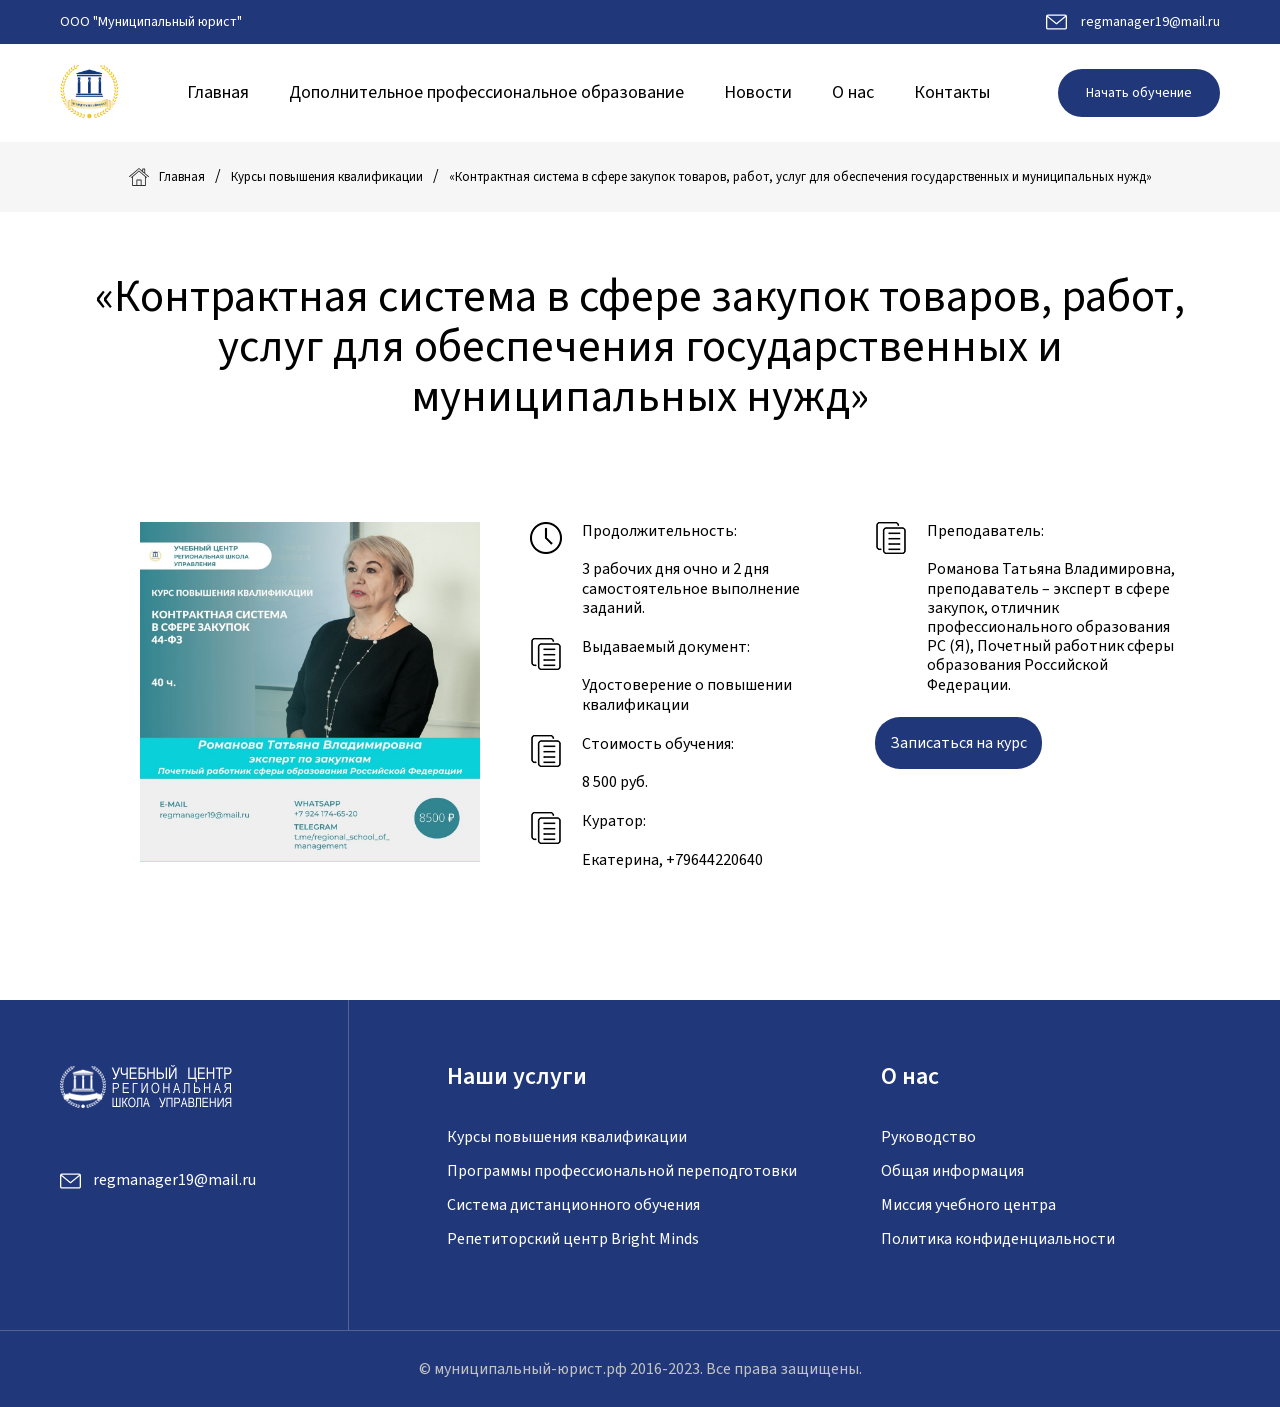
<file: kpk.html>
<!DOCTYPE html>
<html lang="ru">
  <head>
    <meta charset="UTF-8" />
    <meta name="viewport" content="width=device-width, initial-scale=1.0" />
    <title>
      Муниципальный юрист | Дополнительное профессиональное образование
    </title>
    <link rel="stylesheet" href="fonts/stylesheet.css" />
    <link rel="stylesheet" href="css/magnific-popup.css" />
    <link rel="stylesheet" href="css/style.css" />
  </head>
  <body>
    <header class="header">
      <div class="header-top">
        <div class="container">
          <div class="header-top-row">
            <div class="header-top-organization">
              <span>ООО "Муниципальный юрист"</span>
            </div>

            <div class="header-top-right">
              <a href=" mailto: regmanager19@mail.ru" class="header-top-email"
                ><img src="images/email.svg" alt="E-mail" />
                <span>regmanager19@mail.ru</span></a
              >
            </div>

            <div class="hamburger">
              <img src="images/hamburger.svg" alt="Hamburger" />
            </div>
          </div>
        </div>
      </div>

      <div class="header-bottom">
        <div class="container">
          <div class="header-bottom-row">
            <a href="#" class="header-logo">
              <img src="images/logo.png" alt="Логотип" />
            </a>
            <nav class="menu-nav">
              <ul>
                <li><a href="#">Главная</a></li>
                <li>
                  <a href="#">Дополнительное профессиональное образование</a>
                </li>
                <li><a href="/blog.html">Новости</a></li>
                <li><a href="#">О нас</a></li>
                <li>
                  <a href="#">Контакты</a>
                </li>
              </ul>
            </nav>
            <a href="#" class="header-bottom-btn">Начать обучение</a>
          </div>
        </div>
      </div>

      <div class="mobile-menu">
        <div class="mobile-menu-header">
          <div class="mobile-menu-title">Меню</div>
          <div class="mobile-menu-close">
            <img src="images/close.svg" alt="Закрыть" />
          </div>
        </div>
        <div class="mobile-menu-body">
          <a href=" mailto: regmanager19@mail.ru" class="header-top-email"
            ><img src="images/email.svg" alt="E-mail" />
            <span>regmanager19@mail.ru</span></a
          >

          <nav class="mobile-menu-nav">
            <ul>
              <li><a href="#">Главная</a></li>
              <li>
                <a href="#">Дополнительное профессиональное образование</a>
              </li>
              <li><a href="/blog.html">Новости</a></li>
              <li><a href="#">О нас</a></li>
              <li>
                <a href="#">Контакты</a>
              </li>
            </ul>
          </nav>
        </div>
      </div>
    </header>

    <div class="s-breadcrumbs">
      <div class="container">
        <ul>
          <li>
            <a href="#">
              <svg
                width="25"
                height="25"
                viewbox="0 0 25 25"
                fill="none"
                xmlns="http://www.w3.org/2000/svg"
              >
                <path
                  d="M24.8102 11.6674L20.1975 7.72831C20.2028 7.70136 20.2082 7.67442 20.2136 7.64209V2.49053C20.2082 2.18337 19.9657 1.93549 19.6586 1.92472H17.0828C16.7864 1.92472 16.5439 2.18876 16.5439 2.49053V4.62444L12.8527 1.47746C12.6533 1.30502 12.357 1.30502 12.1522 1.47746L0.194741 11.662C-0.0369714 11.8506 -0.0639147 12.1901 0.124688 12.4218C0.313292 12.6535 0.652777 12.6805 0.88449 12.4919C0.889879 12.4865 0.889879 12.4865 0.895267 12.4811L12.5024 2.5983L16.6571 6.13865L19.1413 8.25101L24.115 12.4865C24.3413 12.6805 24.6808 12.6535 24.8748 12.4272C25.0634 12.2009 25.0365 11.8614 24.8102 11.6674ZM19.1305 6.81762L17.6217 5.5459V3.00784H19.1305V6.81762Z"
                  fill="#302D2D"
                />
                <path
                  d="M22.4338 12.7559L20.9196 11.4627L12.8528 4.57055C12.6534 4.39811 12.357 4.39811 12.1523 4.57055L4.08545 11.4627L2.57124 12.7559C2.34491 12.9499 2.31797 13.2894 2.51196 13.5157C2.70056 13.7421 3.03466 13.769 3.2556 13.5804L3.26098 13.575L3.93457 12.993V23.0968C3.93996 23.3985 4.18783 23.6464 4.4896 23.6518H20.5101C20.8119 23.6464 21.0597 23.4039 21.0651 23.0968V12.993L21.7387 13.575C21.8357 13.6558 21.9543 13.7043 22.0836 13.7043C22.2399 13.7043 22.3907 13.6343 22.4931 13.5157C22.6925 13.284 22.6602 12.9445 22.4338 12.7559ZM14.658 22.5687H10.3471V16.7489H14.658V22.5687ZM15.7357 22.5687V16.2262C15.7357 15.9299 15.5148 15.6712 15.2184 15.6712H9.78665C9.49028 15.6712 9.26934 15.9299 9.26934 16.2262V22.5687H5.0123V12.0716L12.5025 5.69139L19.9928 12.0716V22.5687H15.7357Z"
                  fill="#302D2D"
                />
              </svg>
              Главная
            </a>
          </li>
          <li>/</li>
          <li>
            <a href="#"> Курсы повышения квалификации </a>
          </li>
          <li>/</li>
          <li>
            <a href="#">
              «Контрактная система в сфере закупок товаров, работ, услуг для
              обеспечения государственных и муниципальных нужд»
            </a>
          </li>
        </ul>
      </div>
    </div>

    <div class="s-single-course">
      <div class="container">
        <div class="def-title">
          «Контрактная система в сфере закупок товаров, работ, услуг для
          обеспечения государственных и муниципальных нужд»
        </div>
        <div class="courses-item">
          <div class="courses-left">
            <img src="images/course-1.jpg" alt="Изображение курса" />
          </div>

          <div class="courses-right">
            <div class="courses-subrow">
              <div class="courses-subrow-left">
                <div class="courses-subitem">
                  <div class="course-icon">
                    <img src="images/clock.png" alt="Продолжительность" />
                  </div>
                  <div class="course-text">
                    Продолжительность: <br />
                    <br />3 рабочих дня очно и 2 дня самостоятельное выполнение
                    заданий.
                  </div>
                </div>
                <div class="courses-subitem">
                  <div class="course-icon">
                    <img src="images/copy.png" alt="Формат" />
                  </div>
                  <div class="course-text">
                    Выдаваемый документ: <br /><br />Удостоверение о повышении
                    квалификации
                  </div>
                </div>
                <div class="courses-subitem">
                  <div class="course-icon">
                    <img src="images/copy.png" alt="Формат" />
                  </div>
                  <div class="course-text">
                    Стоимость обучения: <br /><br />8 500 руб.
                  </div>
                </div>
                <div class="courses-subitem">
                  <div class="course-icon">
                    <img src="images/copy.png" alt="Формат" />
                  </div>
                  <div class="course-text">
                    Куратор: <br /><br />Екатерина, +79644220640
                  </div>
                </div>
              </div>
              <div class="courses-subrow-right">
                <div class="courses-subitem">
                  <div class="course-icon">
                    <img src="images/copy.png" alt="Формат" />
                  </div>
                  <div class="courses-subitem">
                    <p class="course-text">
                      Преподаватель: <br />
                      <br />
                      Романова Татьяна Владимировна, преподаватель – эксперт в
                      сфере закупок, отличник профессионального образования РС
                      (Я), Почетный работник сферы образования Российской
                      Федерации.
                    </p>
                  </div>
                </div>
                <div class="course-subitem">
                  <a href="#" class="courses-button">Записаться на курс</a>
                </div>
              </div>
            </div>
          </div>
        </div>
      </div>
    </div>

    <footer class="site-footer">
      <div class="container">
        <div class="footer-row">
          <div class="footer-left">
            <a href="/" class="footer-logo"
              ><img src="images/footer-logo.png" alt="Лого"
            /></a>
            <div class="footer-info">
              <div class="footer-info-item">
                <span class="footer-info-icon">
                  <img src="images/email.svg" alt="Email" />
                </span>
                <span>regmanager19@mail.ru</span>
              </div>
            </div>
          </div>
          <div class="footer-right">
            <div class="footer-menu">
              <div class="footer-title">Наши услуги</div>
              <ul>
                <li><a href="#">Курсы повышения квалификации</a></li>
                <li>
                  <a href="#">Программы профессиональной переподготовки</a>
                </li>
                <li><a href="#">Система дистанционного обучения</a></li>
                <li><a href="#">Репетиторский центр Bright Minds</a></li>
              </ul>
            </div>

            <div class="footer-menu">
              <div class="footer-title">О нас</div>
              <ul>
                <li><a href="#">Руководство</a></li>
                <li><a href="#">Общая информация</a></li>
                <li><a href="#">Миссия учебного центра</a></li>
                <li><a href="#">Политика конфиденциальности</a></li>
              </ul>
            </div>
          </div>
        </div>
      </div>
      <div class="footer-copyright">
        © муниципальный-юрист.рф 2016-2023. Все права защищены.
      </div>
    </footer>

    <script src="js/jquery-3.7.1.min.js"></script>
    <script src="js/jquery.magnific-popup.min.js"></script>
    <script src="js/script.js"></script>
  </body>
</html>
</file>
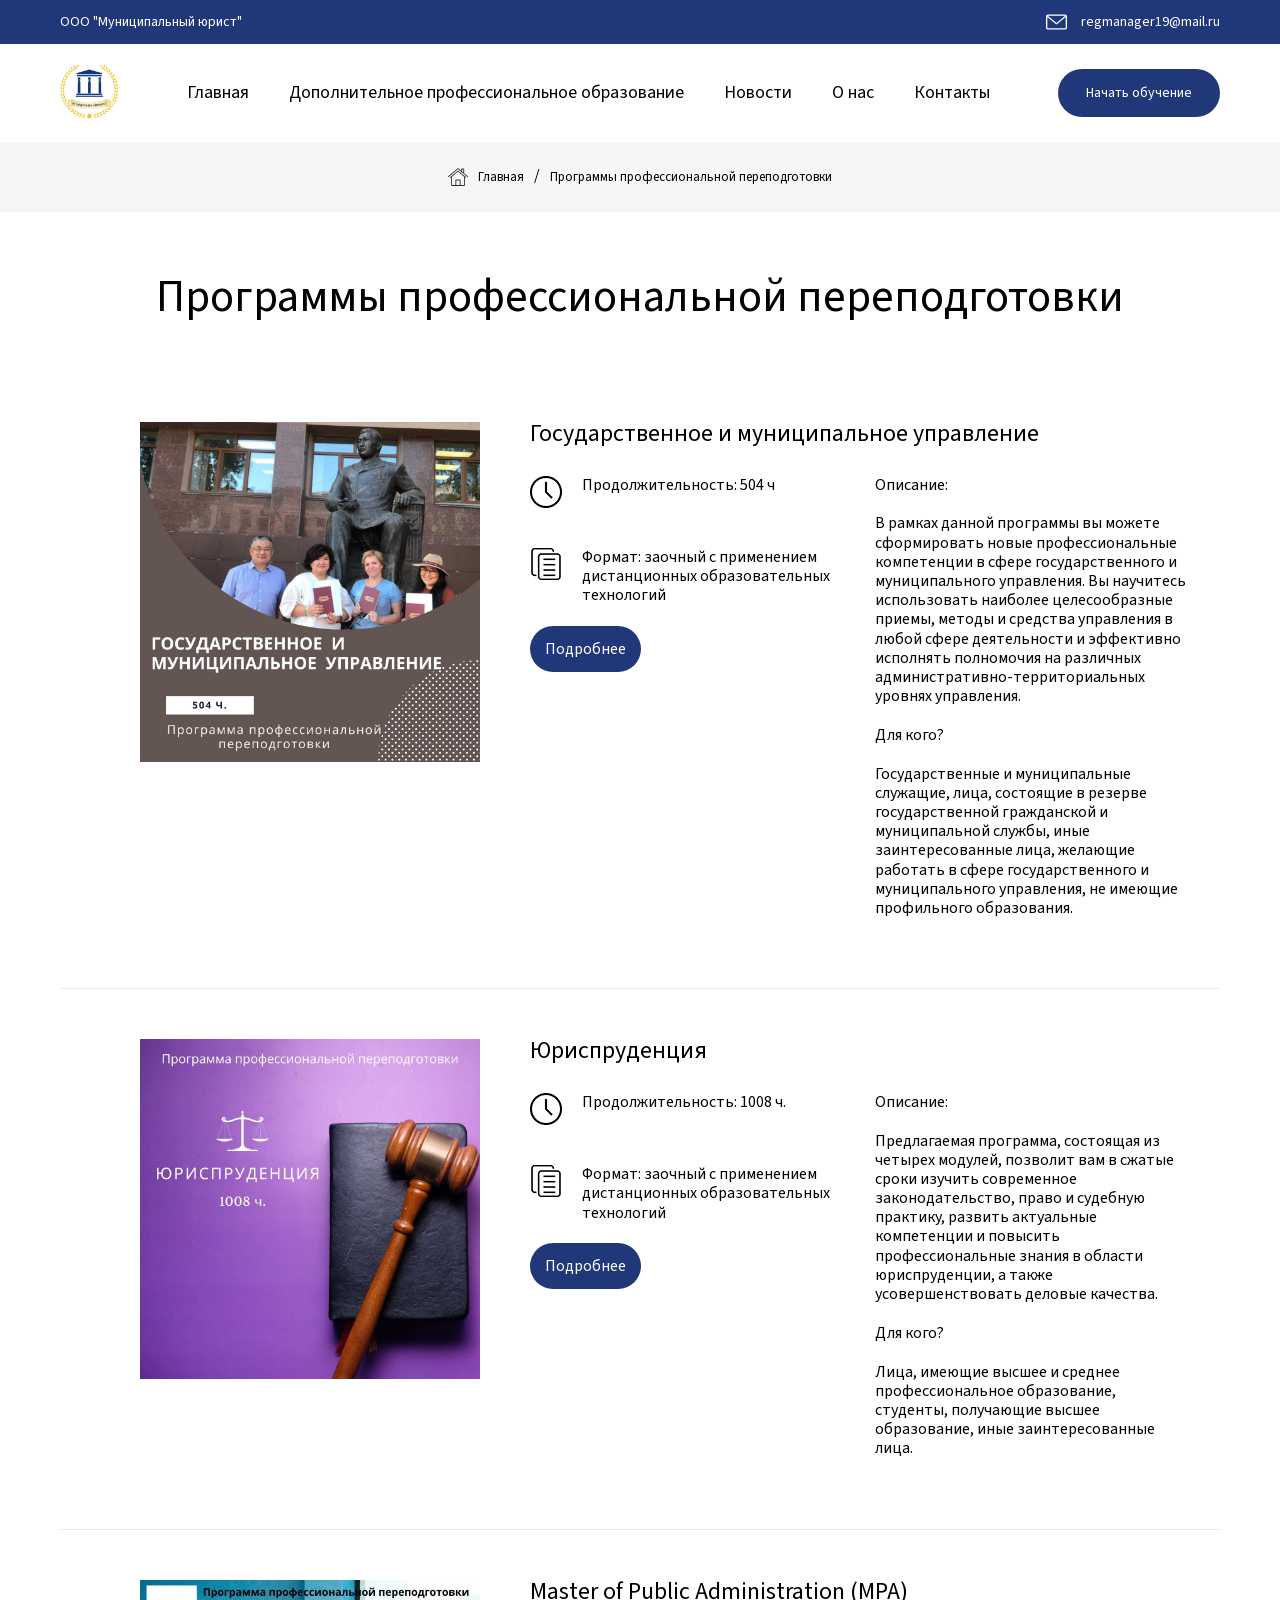
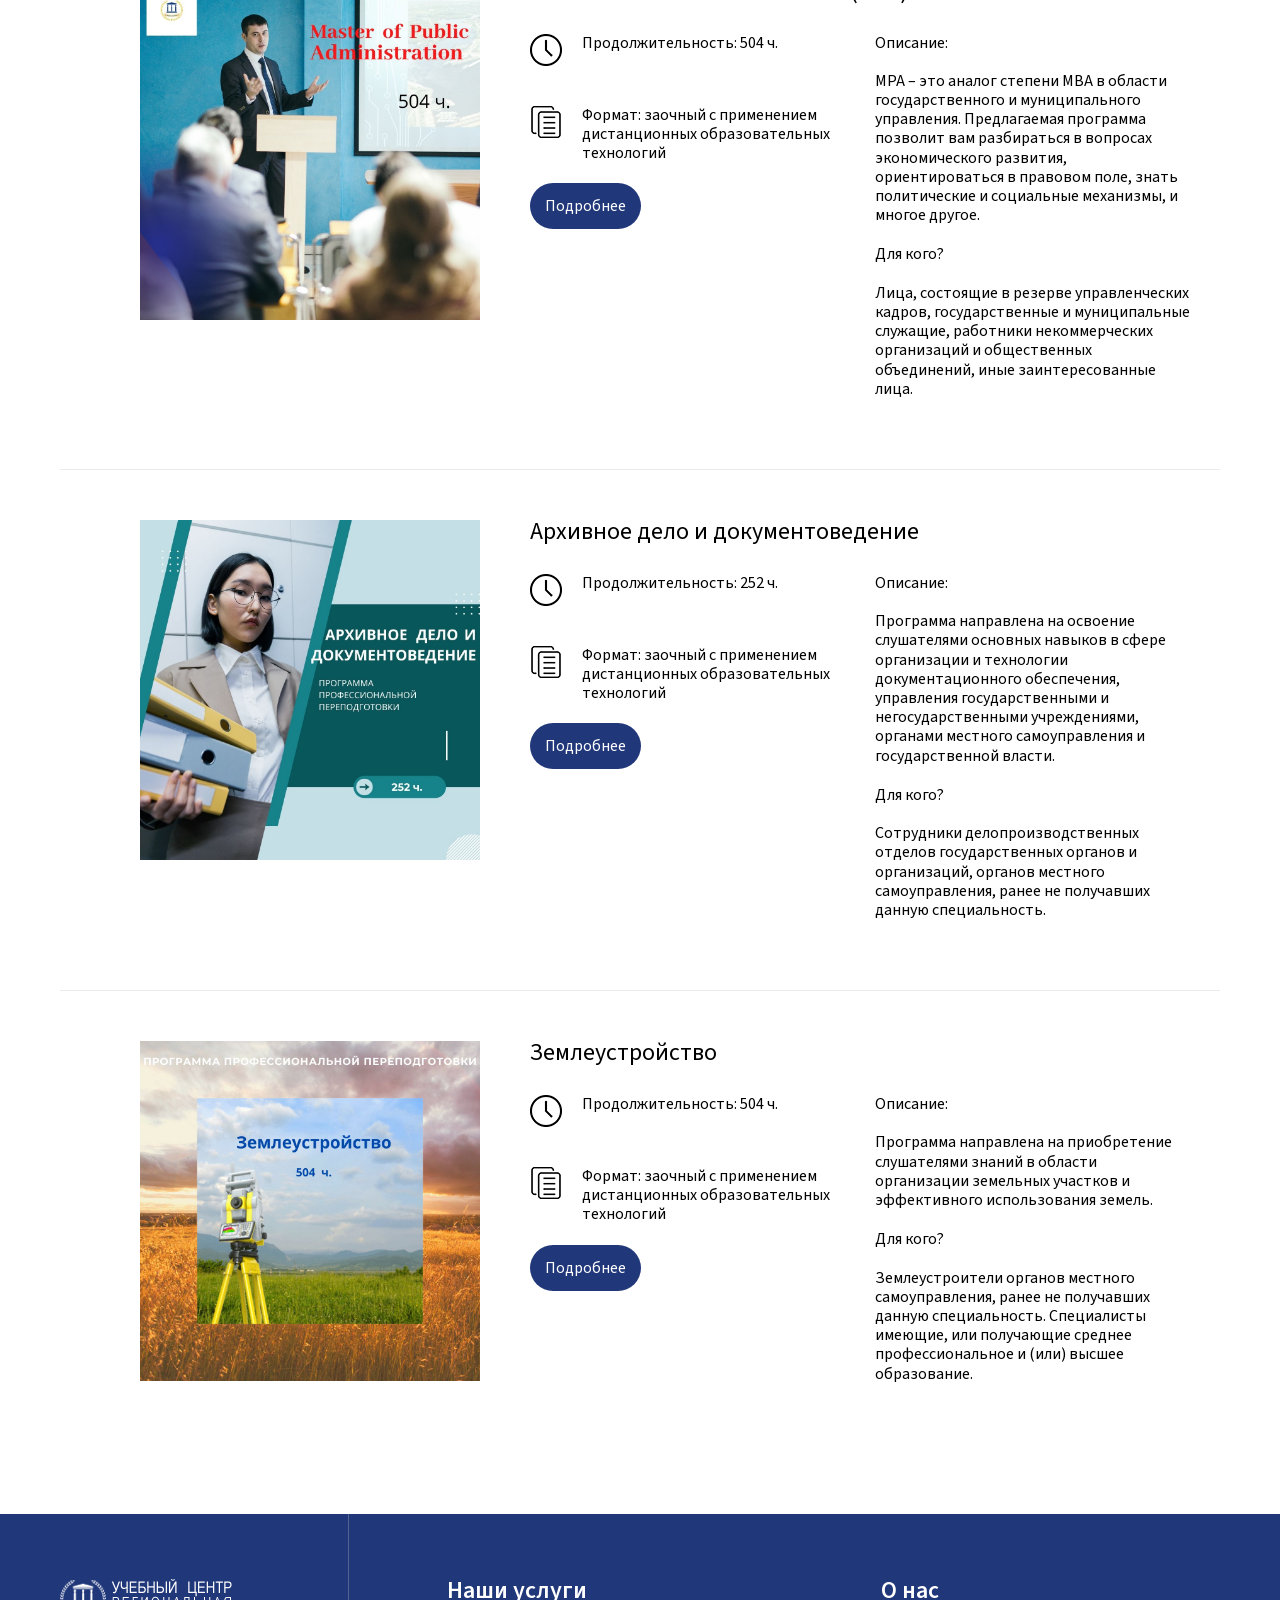
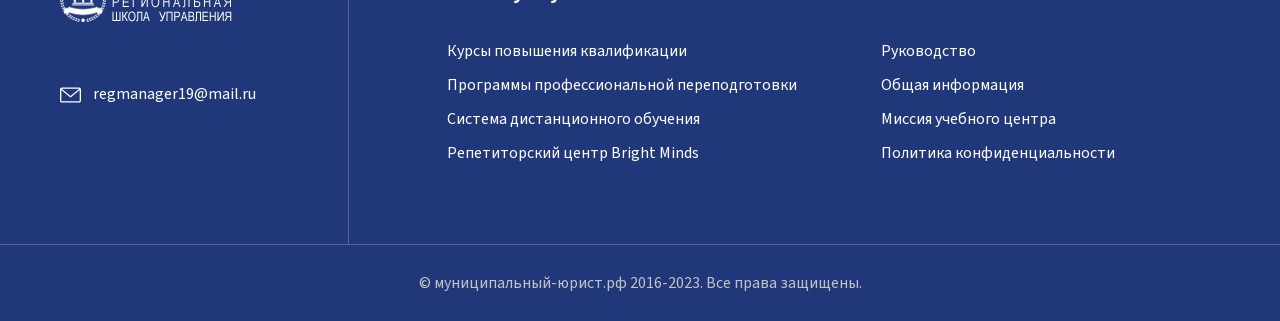
<file: programms.html>
<!DOCTYPE html>
<html lang="ru">
  <head>
    <meta charset="UTF-8" />
    <meta name="viewport" content="width=device-width, initial-scale=1.0" />
    <title>
      Муниципальный юрист | Дополнительное профессиональное образование
    </title>
    <link rel="stylesheet" href="fonts/stylesheet.css" />
    <link rel="stylesheet" href="css/magnific-popup.css" />
    <link rel="stylesheet" href="css/style.css" />
  </head>
  <body>
    <header class="header">
      <div class="header-top">
        <div class="container">
          <div class="header-top-row">
            <div class="header-top-organization">
              <span>ООО "Муниципальный юрист"</span>
            </div>

            <div class="header-top-right">
              <a href=" mailto: regmanager19@mail.ru" class="header-top-email"
                ><img src="images/email.svg" alt="E-mail" />
                <span>regmanager19@mail.ru</span></a
              >
            </div>

            <div class="hamburger">
              <img src="images/hamburger.svg" alt="Hamburger" />
            </div>
          </div>
        </div>
      </div>

      <div class="header-bottom">
        <div class="container">
          <div class="header-bottom-row">
            <a href="#" class="header-logo">
              <img src="images/logo.png" alt="Логотип" />
            </a>
            <nav class="menu-nav">
              <ul>
                <li><a href="#">Главная</a></li>
                <li>
                  <a href="#">Дополнительное профессиональное образование</a>
                </li>
                <li><a href="/blog.html">Новости</a></li>
                <li><a href="#">О нас</a></li>
                <li>
                  <a href="#">Контакты</a>
                </li>
              </ul>
            </nav>
            <a href="#" class="header-bottom-btn">Начать обучение</a>
          </div>
        </div>
      </div>

      <div class="mobile-menu">
        <div class="mobile-menu-header">
          <div class="mobile-menu-title">Меню</div>
          <div class="mobile-menu-close">
            <img src="images/close.svg" alt="Закрыть" />
          </div>
        </div>
        <div class="mobile-menu-body">
          <a href=" mailto: regmanager19@mail.ru" class="header-top-email"
            ><img src="images/email.svg" alt="E-mail" />
            <span>regmanager19@mail.ru</span></a
          >

          <nav class="mobile-menu-nav">
            <ul>
              <li><a href="#">Главная</a></li>
              <li>
                <a href="#">Дополнительное профессиональное образование</a>
              </li>
              <li><a href="/blog.html">Новости</a></li>
              <li><a href="#">О нас</a></li>
              <li>
                <a href="#">Контакты</a>
              </li>
            </ul>
          </nav>
        </div>
      </div>
    </header>

    <div class="s-breadcrumbs">
      <div class="container">
        <ul>
          <li>
            <a href="#">
              <svg
                width="25"
                height="25"
                viewbox="0 0 25 25"
                fill="none"
                xmlns="http://www.w3.org/2000/svg"
              >
                <path
                  d="M24.8102 11.6674L20.1975 7.72831C20.2028 7.70136 20.2082 7.67442 20.2136 7.64209V2.49053C20.2082 2.18337 19.9657 1.93549 19.6586 1.92472H17.0828C16.7864 1.92472 16.5439 2.18876 16.5439 2.49053V4.62444L12.8527 1.47746C12.6533 1.30502 12.357 1.30502 12.1522 1.47746L0.194741 11.662C-0.0369714 11.8506 -0.0639147 12.1901 0.124688 12.4218C0.313292 12.6535 0.652777 12.6805 0.88449 12.4919C0.889879 12.4865 0.889879 12.4865 0.895267 12.4811L12.5024 2.5983L16.6571 6.13865L19.1413 8.25101L24.115 12.4865C24.3413 12.6805 24.6808 12.6535 24.8748 12.4272C25.0634 12.2009 25.0365 11.8614 24.8102 11.6674ZM19.1305 6.81762L17.6217 5.5459V3.00784H19.1305V6.81762Z"
                  fill="#302D2D"
                />
                <path
                  d="M22.4338 12.7559L20.9196 11.4627L12.8528 4.57055C12.6534 4.39811 12.357 4.39811 12.1523 4.57055L4.08545 11.4627L2.57124 12.7559C2.34491 12.9499 2.31797 13.2894 2.51196 13.5157C2.70056 13.7421 3.03466 13.769 3.2556 13.5804L3.26098 13.575L3.93457 12.993V23.0968C3.93996 23.3985 4.18783 23.6464 4.4896 23.6518H20.5101C20.8119 23.6464 21.0597 23.4039 21.0651 23.0968V12.993L21.7387 13.575C21.8357 13.6558 21.9543 13.7043 22.0836 13.7043C22.2399 13.7043 22.3907 13.6343 22.4931 13.5157C22.6925 13.284 22.6602 12.9445 22.4338 12.7559ZM14.658 22.5687H10.3471V16.7489H14.658V22.5687ZM15.7357 22.5687V16.2262C15.7357 15.9299 15.5148 15.6712 15.2184 15.6712H9.78665C9.49028 15.6712 9.26934 15.9299 9.26934 16.2262V22.5687H5.0123V12.0716L12.5025 5.69139L19.9928 12.0716V22.5687H15.7357Z"
                  fill="#302D2D"
                />
              </svg>
              Главная
            </a>
          </li>
          <li>/</li>
          <li><a href="#"> Программы профессиональной переподготовки </a></li>
        </ul>
      </div>
    </div>

    <div class="s-courses">
      <div class="container">
        <div class="def-title">Программы профессиональной переподготовки</div>
        <div class="courses-item">
          <div class="courses-left">
            <img src="images/programm-1.jpeg" alt="Изображение курса" />
          </div>

          <div class="courses-right">
            <div class="course-title">
              Государственное и муниципальное управление
            </div>
            <div class="courses-subrow">
              <div class="courses-subrow-left">
                <div class="courses-subitem">
                  <div class="course-icon">
                    <img src="images/clock.png" alt="Продолжительность" />
                  </div>
                  <div class="course-text">Продолжительность: 504 ч</div>
                </div>
                <div class="courses-subitem">
                  <div class="course-icon">
                    <img src="images/copy.png" alt="Формат" />
                  </div>
                  <div class="course-text">
                    Формат: заочный с применением дистанционных образовательных
                    технологий
                  </div>
                </div>

                <div class="courses-subitem">
                  <a href="#" class="courses-button">Подробнее</a>
                </div>
              </div>
              <div class="courses-subrow-right">
                <div class="courses-subitem">
                  <p class="course-text">
                    Описание: <br />
                    <br />
                    В рамках данной программы вы можете сформировать новые
                    профессиональные компетенции в сфере государственного и
                    муниципального управления. Вы научитесь использовать
                    наиболее целесообразные приемы, методы и средства управления
                    в любой сфере деятельности и эффективно исполнять полномочия
                    на различных административно-территориальных уровнях
                    управления.
                  </p>
                </div>
                <div class="courses-subitem">
                  <p class="course-text">
                    Для кого? <br />
                    <br />
                    Государственные и муниципальные служащие, лица, состоящие в
                    резерве государственной гражданской и муниципальной службы,
                    иные заинтересованные лица, желающие работать в сфере
                    государственного и муниципального управления, не имеющие
                    профильного образования.
                  </p>
                </div>
              </div>
            </div>
          </div>
        </div>
        <div class="courses-item">
          <div class="courses-left">
            <img src="images/programm-2.jpeg" alt="Изображение курса" />
          </div>

          <div class="courses-right">
            <div class="course-title">Юриспруденция</div>
            <div class="courses-subrow">
              <div class="courses-subrow-left">
                <div class="courses-subitem">
                  <div class="course-icon">
                    <img src="images/clock.png" alt="Продолжительность" />
                  </div>
                  <div class="course-text">Продолжительность: 1008 ч.</div>
                </div>
                <div class="courses-subitem">
                  <div class="course-icon">
                    <img src="images/copy.png" alt="Формат" />
                  </div>
                  <div class="course-text">
                    Формат: заочный с применением дистанционных образовательных
                    технологий
                  </div>
                </div>

                <div class="courses-subitem">
                  <a href="#" class="courses-button">Подробнее</a>
                </div>
              </div>
              <div class="courses-subrow-right">
                <div class="courses-subitem">
                  <p class="course-text">
                    Описание: <br />
                    <br />
                    Предлагаемая программа, состоящая из четырех модулей,
                    позволит вам в сжатые сроки изучить современное
                    законодательство, право и судебную практику, развить
                    актуальные компетенции и повысить профессиональные знания в
                    области юриспруденции, а также усовершенствовать деловые
                    качества.
                  </p>
                </div>
                <div class="courses-subitem">
                  <p class="course-text">
                    Для кого? <br />
                    <br />
                    Лица, имеющие высшее и среднее профессиональное образование,
                    студенты, получающие высшее образование, иные
                    заинтересованные лица.
                  </p>
                </div>
              </div>
            </div>
          </div>
        </div>

        <div class="courses-item">
          <div class="courses-left">
            <img src="images/programm-3.jpeg" alt="Изображение курса" />
          </div>

          <div class="courses-right">
            <div class="course-title">
              Master of Public Administration (MPA)
            </div>
            <div class="courses-subrow">
              <div class="courses-subrow-left">
                <div class="courses-subitem">
                  <div class="course-icon">
                    <img src="images/clock.png" alt="Продолжительность" />
                  </div>
                  <div class="course-text">Продолжительность: 504 ч.</div>
                </div>
                <div class="courses-subitem">
                  <div class="course-icon">
                    <img src="images/copy.png" alt="Формат" />
                  </div>
                  <div class="course-text">
                    Формат: заочный с применением дистанционных образовательных
                    технологий
                  </div>
                </div>

                <div class="courses-subitem">
                  <a href="#" class="courses-button">Подробнее</a>
                </div>
              </div>
              <div class="courses-subrow-right">
                <div class="courses-subitem">
                  <p class="course-text">
                    Описание: <br />
                    <br />
                    MPA – это аналог степени MBA в области государственного и
                    муниципального управления. Предлагаемая программа позволит
                    вам разбираться в вопросах экономического развития,
                    ориентироваться в правовом поле, знать политические и
                    социальные механизмы, и многое другое.
                  </p>
                </div>
                <div class="courses-subitem">
                  <p class="course-text">
                    Для кого? <br />
                    <br />
                    Лица, состоящие в резерве управленческих кадров,
                    государственные и муниципальные служащие, работники
                    некоммерческих организаций и общественных объединений, иные
                    заинтересованные лица.
                  </p>
                </div>
              </div>
            </div>
          </div>
        </div>

        <div class="courses-item">
          <div class="courses-left">
            <img src="images/programm-4.jpeg" alt="Изображение курса" />
          </div>

          <div class="courses-right">
            <div class="course-title">Архивное дело и документоведение</div>
            <div class="courses-subrow">
              <div class="courses-subrow-left">
                <div class="courses-subitem">
                  <div class="course-icon">
                    <img src="images/clock.png" alt="Продолжительность" />
                  </div>
                  <div class="course-text">Продолжительность: 252 ч.</div>
                </div>
                <div class="courses-subitem">
                  <div class="course-icon">
                    <img src="images/copy.png" alt="Формат" />
                  </div>
                  <div class="course-text">
                    Формат: заочный с применением дистанционных образовательных
                    технологий
                  </div>
                </div>

                <div class="courses-subitem">
                  <a href="#" class="courses-button">Подробнее</a>
                </div>
              </div>
              <div class="courses-subrow-right">
                <div class="courses-subitem">
                  <p class="course-text">
                    Описание: <br />
                    <br />
                    Программа направлена на освоение слушателями основных
                    навыков в сфере организации и технологии документационного
                    обеспечения, управления государственными и
                    негосударственными учреждениями, органами местного
                    самоуправления и государственной власти.
                  </p>
                </div>
                <div class="courses-subitem">
                  <p class="course-text">
                    Для кого? <br />
                    <br />
                    Сотрудники делопроизводственных отделов государственных
                    органов и организаций, органов местного самоуправления,
                    ранее не получавших данную специальность.
                  </p>
                </div>
              </div>
            </div>
          </div>
        </div>

        <div class="courses-item">
          <div class="courses-left">
            <img src="images/programm-5.jpeg" alt="Изображение курса" />
          </div>

          <div class="courses-right">
            <div class="course-title">Землеустройство</div>
            <div class="courses-subrow">
              <div class="courses-subrow-left">
                <div class="courses-subitem">
                  <div class="course-icon">
                    <img src="images/clock.png" alt="Продолжительность" />
                  </div>
                  <div class="course-text">Продолжительность: 504 ч.</div>
                </div>
                <div class="courses-subitem">
                  <div class="course-icon">
                    <img src="images/copy.png" alt="Формат" />
                  </div>
                  <div class="course-text">
                    Формат: заочный с применением дистанционных образовательных
                    технологий
                  </div>
                </div>

                <div class="courses-subitem">
                  <a href="#" class="courses-button">Подробнее</a>
                </div>
              </div>
              <div class="courses-subrow-right">
                <div class="courses-subitem">
                  <p class="course-text">
                    Описание: <br />
                    <br />
                    Программа направлена на приобретение слушателями знаний в
                    области организации земельных участков и эффективного
                    использования земель.
                  </p>
                </div>
                <div class="courses-subitem">
                  <p class="course-text">
                    Для кого? <br />
                    <br />
                    Землеустроители органов местного самоуправления, ранее не
                    получавших данную специальность. Специалисты имеющие, или
                    получающие среднее профессиональное и (или) высшее
                    образование.
                  </p>
                </div>
              </div>
            </div>
          </div>
        </div>
      </div>
    </div>

    <footer class="site-footer">
      <div class="container">
        <div class="footer-row">
          <div class="footer-left">
            <a href="/" class="footer-logo"
              ><img src="images/footer-logo.png" alt="Лого"
            /></a>
            <div class="footer-info">
              <div class="footer-info-item">
                <span class="footer-info-icon">
                  <img src="images/email.svg" alt="Email" />
                </span>
                <span>regmanager19@mail.ru</span>
              </div>
            </div>
          </div>
          <div class="footer-right">
            <div class="footer-menu">
              <div class="footer-title">Наши услуги</div>
              <ul>
                <li><a href="#">Курсы повышения квалификации</a></li>
                <li>
                  <a href="#">Программы профессиональной переподготовки</a>
                </li>
                <li><a href="#">Система дистанционного обучения</a></li>
                <li><a href="#">Репетиторский центр Bright Minds</a></li>
              </ul>
            </div>

            <div class="footer-menu">
              <div class="footer-title">О нас</div>
              <ul>
                <li><a href="#">Руководство</a></li>
                <li><a href="#">Общая информация</a></li>
                <li><a href="#">Миссия учебного центра</a></li>
                <li><a href="#">Политика конфиденциальности</a></li>
              </ul>
            </div>
          </div>
        </div>
      </div>
      <div class="footer-copyright">
        © муниципальный-юрист.рф 2016-2023. Все права защищены.
      </div>
    </footer>

    <script src="js/jquery-3.7.1.min.js"></script>
    <script src="js/jquery.magnific-popup.min.js"></script>
    <script src="js/script.js"></script>
  </body>
</html>
</file>
<file: fonts/stylesheet.css>
@font-face {
    font-family: 'Source Sans 3';
    src: local('Source Sans 3 Bold'), local('SourceSans3-Bold'),
        url('SourceSans3-Bold.woff2') format('woff2'),
        url('SourceSans3-Bold.woff') format('woff');
    font-weight: bold;
    font-style: normal;
    font-display: swap;
}

@font-face {
    font-family: 'Source Sans 3';
    src: local('Source Sans 3 ExtraBold'), local('SourceSans3-ExtraBold'),
        url('SourceSans3-ExtraBold.woff2') format('woff2'),
        url('SourceSans3-ExtraBold.woff') format('woff');
    font-weight: bold;
    font-style: normal;
    font-display: swap;
}

@font-face {
    font-family: 'Source Sans 3';
    src: local('Source Sans 3 Black'), local('SourceSans3-Black'),
        url('SourceSans3-Black.woff2') format('woff2'),
        url('SourceSans3-Black.woff') format('woff');
    font-weight: 900;
    font-style: normal;
    font-display: swap;
}

@font-face {
    font-family: 'Source Sans 3';
    src: local('Source Sans 3 Light'), local('SourceSans3-Light'),
        url('SourceSans3-Light.woff2') format('woff2'),
        url('SourceSans3-Light.woff') format('woff');
    font-weight: 300;
    font-style: normal;
    font-display: swap;
}

@font-face {
    font-family: 'Source Sans 3';
    src: local('Source Sans 3 Medium'), local('SourceSans3-Medium'),
        url('SourceSans3-Medium.woff2') format('woff2'),
        url('SourceSans3-Medium.woff') format('woff');
    font-weight: 500;
    font-style: normal;
    font-display: swap;
}

@font-face {
    font-family: 'Source Sans 3';
    src: local('Source Sans 3 ExtraLight'), local('SourceSans3-ExtraLight'),
        url('SourceSans3-ExtraLight.woff2') format('woff2'),
        url('SourceSans3-ExtraLight.woff') format('woff');
    font-weight: 200;
    font-style: normal;
    font-display: swap;
}

@font-face {
    font-family: 'Source Sans 3';
    src: local('Source Sans 3 Regular'), local('SourceSans3-Regular'),
        url('SourceSans3-Regular.woff2') format('woff2'),
        url('SourceSans3-Regular.woff') format('woff');
    font-weight: normal;
    font-style: normal;
    font-display: swap;
}

@font-face {
    font-family: 'Source Sans 3';
    src: local('Source Sans 3 SemiBold'), local('SourceSans3-SemiBold'),
        url('SourceSans3-SemiBold.woff2') format('woff2'),
        url('SourceSans3-SemiBold.woff') format('woff');
    font-weight: 600;
    font-style: normal;
    font-display: swap;
}
</file>
<file: css/style.css>
html,
body,
div,
span,
applet,
object,
iframe,
h1,
h2,
h3,
h4,
h5,
h6,
p,
blockquote,
pre,
a,
abbr,
acronym,
address,
big,
cite,
code,
del,
dfn,
em,
img,
ins,
kbd,
q,
s,
samp,
small,
strike,
strong,
sub,
sup,
tt,
var,
b,
u,
i,
center,
dl,
dt,
dd,
ol,
ul,
li,
fieldset,
form,
label,
legend,
table,
caption,
tbody,
tfoot,
thead,
tr,
th,
td,
article,
aside,
canvas,
details,
embed,
figure,
figcaption,
footer,
header,
hgroup,
menu,
nav,
output,
ruby,
section,
summary,
time,
mark,
audio,
video {
  margin: 0;
  padding: 0;
  border: 0;
  font-size: 100%;
  font: inherit;
  vertical-align: baseline;
}

* {
  box-sizing: border-box;
}
/* HTML5 display-role reset for older browsers */
article,
aside,
details,
figcaption,
figure,
footer,
header,
hgroup,
menu,
nav,
section {
  display: block;
}
body {
  line-height: 1;
  font-family: 'Source Sans 3';
  overflow-x: hidden;
}

a {
  text-decoration: none;
}

h1 {
  font-weight: 700;
  font-size: 62px;
}

.def-title {
  font-size: 45px;
  line-height: 50px;
  margin-bottom: 50px;
  text-align: center;
}

ol,
ul {
  list-style: none;
}
blockquote,
q {
  quotes: none;
}
blockquote:before,
blockquote:after,
q:before,
q:after {
  content: '';
  content: none;
}
table {
  border-collapse: collapse;
  border-spacing: 0;
}

.container {
  max-width: 1200px;
  margin: 0 auto;
  padding: 0 20px;
}

.s-breadcrumbs {
  background-color: #f6f6f6;
  padding: 25px 0;
  text-align: center;
}

.s-breadcrumbs ul li {
  display: flex;
}

.s-breadcrumbs ul li:nth-last-child(n + 2) {
  margin-right: 10px;
}

.s-breadcrumbs ul li a {
  color: #000000;
  display: flex;
  font-size: 13px;
  align-items: center;
}

.s-breadcrumbs ul li a svg {
  vertical-align: middle;
  width: 20px;
  height: 20px;
  margin-right: 10px;
}

.s-breadcrumbs ul {
  display: flex;
  justify-content: center;
}

/* header */
.header-top {
  background-color: #20377a;
  padding: 14px 0;
  text-align: center;
}

.header-top-row {
  display: flex;
  align-items: center;
  color: #fff;
  font-size: 14px;
}

.header-top-row a {
  color: #fff;
}

.header-top-organization {
  display: flex;
  align-items: center;
}

.header-top-right {
  display: flex;
  align-items: center;
  margin-left: auto;
}

.header-top-email {
  display: flex;
  align-items: center;
}

.header-top-email img {
  margin-right: 14px;
}

.header-bottom {
  padding: 20px 0;
  box-shadow: 1px 2px 2px -1px rgba(48, 44, 44, 0.18);
}

.header-bottom-row {
  display: flex;
  align-items: center;
  justify-content: space-between;
}

.header-logo img {
  max-width: 172px;
  max-height: 55px;
}

.menu-nav ul {
  display: flex;
  align-items: center;
}

.menu-nav ul li:nth-last-child(n + 2) {
  margin-right: 40px;
}

.menu-nav ul li a {
  color: #000000;
  font-size: 18px;
  transition: 0.35s ease;
}

.menu-nav ul li a:hover {
  color: #20377a;
}

.header-bottom-btn {
  background-color: #20377a;
  color: #fff;
  padding: 17px 28px;
  border-radius: 26px;
  font-size: 14px;
  text-align: center;
  transition: 0.35s ease;
}

.header-bottom-btn:hover {
  background-color: #0c152d;
}

.hamburger {
  margin-left: auto;
  cursor: pointer;
}

.hamburger img {
  width: 30px;
}

.mobile-menu {
  background-color: #20377a;
  box-shadow: -2px 4px 4px 3px rgba(49, 46, 46, 0.09);
  position: absolute;
  top: 0;
  left: 0;
  width: 100%;
  padding: 20px;
  transition: 0.5s ease;
  transform: translateX(110%);
  z-index: 12;
}

.mobile-menu.is-active {
  transform: none;
}

.mobile-menu-close {
  cursor: pointer;
}

.mobile-menu-header {
  display: flex;
  align-items: center;
  justify-content: space-between;
  color: #fff;
  font-size: 22px;
  margin-bottom: 30px;
  padding-bottom: 15px;
  position: relative;
}

.mobile-menu-header::after {
  content: '';
  height: 1px;
  width: calc(100% + 40px);
  background-color: #fff;
  display: block;
  position: absolute;
  bottom: 0;
  left: -20px;
}

.mobile-menu-body {
  text-align: center;
}

.mobile-menu-body a {
  color: #fff;
}

.mobile-menu-body .header-top-email {
  justify-content: center;
  margin-right: 0;
  margin-bottom: 30px;
}

.mobile-menu-nav {
  margin-top: 50px;
}

.mobile-menu-nav li {
  margin-bottom: 30px;
}

/* Banner */
.s-banner {
  color: #000000;
  background-image: url(/images/banner-background.png);
}

.banner-row {
  display: flex;
  align-items: center;
}

.banner-title {
  font-size: 62px;
  margin-bottom: 20px;
}

.banner-description {
  font-size: 18px;
  line-height: 23px;
  margin-bottom: 25px;
}

.banner-btn {
  background-color: #20377a;
  color: #fff;
  padding: 18px 44px;
  border-radius: 28px;
  display: inline-block;
  font-size: 18px;
  transition: 0.35s ease;
}

.banner-btn:hover {
  background-color: #0c152d;
}

.banner-left {
  max-width: 585px;
}

.banner-right {
  position: relative;
  margin-left: auto;
}

.banner-image {
  max-width: 480px;
  width: 100%;
  position: relative;
  z-index: 1;
  margin-top: 60px;
  margin-bottom: 60px;
}

.banner-image-small {
  max-width: 240px;
  width: 100%;
  position: relative;
  z-index: 1;
  margin-bottom: 30px;

  left: 50%;
  transform: translateX(-50%);
}

/* О нас */
.s-about {
  padding: 110px 0;
}

.about-row {
  display: flex;
  align-items: center;
  column-gap: 60px;
}

.about-left img {
  max-width: 488px;
}

.about-right {
  max-width: 680px;
  width: 100%;
}

.about-right .def-title {
  text-align: left;
}

.about-description {
  font-size: 18px;
  color: #413e3e;
  line-height: 28px;
  margin-bottom: 22px;
}

.about-list-title {
  font-size: 18px;
  margin-bottom: 18px;
}

.about-list-wrap ul li {
  font-size: 20px;
  margin-bottom: 20px;
}

.about-list-wrap ul li::before {
  content: '';
  display: inline-block;
  width: 14px;
  height: 14px;
  border-radius: 100%;
  background-color: #20377a;
  margin-right: 22px;
}

/* Наши услуги */

.s-services {
  padding: 100px 0;
}

.services-row {
  display: grid;
  grid-template-columns: repeat(3, 1fr);
  grid-gap: 20px;
}

.services-item {
  padding: 25px 25px 50px 25px;
  background-color: #f6f6f6;
  position: relative;
  border-radius: 16px;
}

.services-thumb {
  border-radius: 16px;
  overflow: hidden;
  margin-bottom: 25px;
}

.services-thumb img {
  width: 100%;
  height: 100%;
  object-fit: cover;
  display: block;
}

.services-top-line {
  margin-bottom: 15px;
  color: #a9a9a9;
  font-size: 14px;
}

.services-title {
  font-size: 20px;
  line-height: 1.2;
  margin-bottom: 40px;
  text-align: center;
}

.services-title a {
  color: #000000;
}

.services-description {
  color: #56565e;
  line-height: 1.3;
  margin-bottom: 25px;
}

.services-body {
  padding: 0 15px 15px 15px;
}

.services-readmore {
  background-color: #20377a;
  border-radius: 30px;
  font-size: 18px;
  display: block;
  width: calc(100% - 60px);
  text-align: center;
  padding: 15px;
  color: #fff;
  position: absolute;
  bottom: 20px;
  left: 50%;
  transform: translateX(-50%);
}

/* Как мы работаем */
.s-work {
  background-color: #daf1fa;
  padding: 40px 0;
}

.work-row {
  display: flex;
  justify-content: space-between;
  margin-bottom: 34px;
  column-gap: 30px;
}

.work-item {
  text-align: center;
  margin: 0 auto;
}

.work-icon {
  margin-bottom: 25px;
}

.work-title {
  font-size: 20px;
}

.work-description {
  font-size: 18px;
  line-height: 22px;
}

.work-list-wrap {
  /* align-self: center;
  justify-self: center; */
  margin-left: 9%;
  margin-right: 9%;
  border-radius: 50px;
  padding: 2.2rem 2.2rem;
  border: 0.5px solid #20377a;
}

.work-list-title {
  font-size: 20px;
  margin-bottom: 30px;
}

.work-list-wrap ul li {
  font-size: 18px;
  margin-bottom: 12px;
}

.work-list-wrap ul li::before {
  content: '';
  display: inline-block;
  width: 14px;
  height: 14px;
  border-radius: 100%;
  background-color: #20377a;
  margin-right: 22px;
}

/* Документы для поступления */

.s-docs {
  padding: 90px 0;
  position: relative;
}

.s-docs::after {
  content: '';
  background-image: url('../images/docs-bg.png');
  background-size: 100% 100%;
  width: 631px;
  height: 531px;
  display: block;
  position: absolute;
  right: 0;
  top: 0;
}

.docs-list-wrap {
  border: 0.5px solid #20377a;
  border-radius: 20px;
  padding: 40px 50px;
  display: inline-block;
  background-color: #ffffff;
  position: relative;
  z-index: 1;
}

.docs-list-title {
  font-size: 20px;
  margin-bottom: 30px;
  line-height: 1.5;
}

.docs-list-wrap ul li {
  font-size: 18px;
  margin-bottom: 12px;
  line-height: 1.5;
}

.docs-list-wrap ul li::before {
  content: '';
  display: inline-block;
  width: 14px;
  height: 14px;
  border-radius: 100%;
  background-color: #20377a;
  margin-right: 22px;
}

/* Наши эксперты */
.s-experts {
  padding: 50px 0;
}

.experts-row {
  display: flex;
  margin-left: 17%;
  margin-right: 17%;
  column-gap: 3%;
}

.experts-item {
  width: 33.3%;
  border-radius: 20px;
  box-shadow: 0px 0px 8px -1px rgba(29, 28, 28, 0.28);
  overflow: hidden;
  display: block;
  background-color: #20377a;
}

.experts-image img {
  width: 100%;
}

.experts-footer {
  padding: 22px 24px;
  color: #fff;
}

.experts-name {
  font-weight: 700;
  font-size: 18px;
  margin-bottom: 7px;
}

.experts-profi {
  font-size: 14px;
}

/* Новости */
.s-news {
  padding: 100px 0;
  background-color: #f6f6f6;
}

.news-row {
  display: grid;
  grid-template-columns: repeat(3, 1fr);
  grid-gap: 20px;
}

.news-item {
  padding: 15px 15px 50px 15px;
  background-color: #f6f6f6;
  position: relative;
}

.news-thumb {
  border-radius: 19px;
  overflow: hidden;
  margin-bottom: 25px;
}

.news-thumb img {
  width: 100%;
  height: 100%;
  object-fit: cover;
  display: block;
}

.news-top-line {
  margin-bottom: 15px;
  color: #a9a9a9;
  font-size: 14px;
}

.news-title {
  font-size: 22px;
  line-height: 1.2;
  margin-bottom: 16px;
}

.news-title a {
  color: #000000;
}

.news-description {
  color: #56565e;
  line-height: 1.3;
  margin-bottom: 25px;
}

.news-body {
  padding: 0 15px 15px 15px;
}

.news-readmore {
  background-color: #20377a;
  border-radius: 30px;
  font-size: 18px;
  display: block;
  width: calc(100% - 60px);
  text-align: center;
  padding: 15px;
  color: #fff;
  position: absolute;
  bottom: 20px;
  left: 50%;
  transform: translateX(-50%);
}

/* Задайте свой вопрос */

.s-form {
  background: linear-gradient(
    90deg,
    rgba(255, 255, 255, 1) 0%,
    rgba(255, 255, 255, 1) 0%,
    rgba(232, 246, 252, 1) 19%,
    rgba(206, 236, 248, 1) 100%
  );
  position: relative;
}

.s-form .container {
  padding: 130px 20px;
  position: relative;
}

.form-row {
  display: flex;
  align-items: center;
}

.form-wrap {
  background-color: #fff;
  box-shadow: 0px 0px 8px 2px rgba(108, 108, 108, 0.25);
  border-radius: 20px;
  padding: 58px 50px;
  display: inline-block;
  max-width: 500px;
  position: relative;
  z-index: 1;
}

.form-title {
  font-size: 32px;
  margin-bottom: 30px;
  text-align: center;
}

.form-wrap input {
  appearance: none;
  border: 1px solid #e4e4e4;
  padding: 18px 25px;
  border-radius: 10px;
  font-size: 18px;
  outline: none;
  margin-bottom: 20px;
  width: 100%;
}

.form-wrap input::placeholder {
  font-family: 'Source Sans 3';
  color: #b9b9b9;
}

.form-wrap input[type='submit'] {
  appearance: none;
  background-color: #20377a;
  padding: 18px;
  border-radius: 30px;
  font-family: 'Source Sans 3';
  color: #fff;
  cursor: pointer;
  width: 100%;
  transition: background-color 0.35s ease;
  border: none;
}

.form-wrap input[type='submit']:hover {
  background-color: #0c152d;
}

.form-agree {
  max-width: 280px;
  font-size: 14px;
  color: #747474;
  line-height: 1.5;
  text-align: center;
  margin: 0 auto;
  font-weight: 300;
}

.form-image {
  position: absolute;
  bottom: 0;
  right: 0;
}

/* Страница новости */

.s-blog {
  padding: 50px 0;
  background-color: #fff;
}

.s-blog .news-item {
  background-color: #fff;
}

/* Footer */

.site-footer {
  background-color: #20377a;
  color: #fff;
}

.site-footer a {
  color: #fff;
}

.footer-row {
  display: flex;
}

.footer-left {
  padding: 65px 98px 65px 0;
  margin-right: 98px;
  border-right: 1px solid rgba(180, 180, 180, 0.35);
}

.footer-logo {
  display: block;
  margin-bottom: 60px;
}

.footer-info {
  margin-bottom: 75px;
  max-width: 190px;
}

.footer-info-item {
  display: flex;
  align-items: center;
}

.footer-info-item:nth-last-child(n + 2) {
  margin-bottom: 24px;
}

.footer-info-icon {
  margin-right: 12px;
  text-align: center;
  display: inline-block;
}

.footer-info-icon img {
  vertical-align: middle;
}

.footer-right {
  padding: 65px 0;
  display: flex;
  column-gap: 84px;
}

.footer-title {
  font-size: 24px;
  font-weight: 600;
  margin-bottom: 40px;
}

.footer-menu ul li {
  margin-bottom: 18px;
}

.footer-menu ul li a {
  color: #fff;
  transition: color 0.35s ease;
}

.footer-menu ul li a:hover {
  color: #44afda;
}

.footer-copyright {
  text-align: center;
  padding: 30px 0;
  border-top: 1px solid rgba(180, 180, 180, 0.35);
  color: #c3c3c3;
}

/* Страница одной новости */

.s-single {
  padding: 50px 0;
}

.single-thumbnail img {
  display: block;
  object-fit: cover;
  object-position: center center;
  width: 100%;
  height: 100%;
}

.single-thumbnail {
  border-radius: 20px;
  overflow: hidden;
  margin-bottom: 35px;
}

.s-single .news-top-line {
  justify-content: start;
}

.single-title {
  font-size: 48px;
  font-weight: 400;
  max-width: 645px;
  line-height: 1.1;
  margin-bottom: 25px;
}

.single-content {
  margin-bottom: 60px;
}

.s-single h3,
.s-single h4,
.s-single h5,
.s-single h6 {
  font-weight: 700;
  color: #000000;
  margin-bottom: 15px;
}

.s-single h3 {
  font-size: 28px;
}

.s-single h4 {
  font-size: 24px;
}

.s-single h5 {
  font-size: 20px;
}

.s-single h6 {
  font-size: 16px;
}

.s-single p {
  margin-bottom: 20px;
  line-height: 1.5;
}

.single-navs {
  display: flex;
  /* justify-content: space-between; */
  align-items: center;
  border-bottom: 1px solid #ececec;
  padding-bottom: 60px;
}

.single-navs a svg {
  vertical-align: middle;
}

.single-navs-line {
  display: inline-block;
  width: 1px;
  height: 47px;
  background-color: #e2dfdf;
  margin-left: 15px;
  margin-right: 15px;
}

.single-navs a:first-child svg {
  margin-right: 15px;
}

.single-navs a:first-child:hover {
  transform: translateX(-10px);
}

.single-navs a:last-child svg {
  margin-left: 15px;
}

.single-navs a:last-child:hover {
  transform: translateX(10px);
}

.single-navs a {
  color: #000000;
  font-size: 16px;
  display: flex;
  align-items: center;
  transition: 0.35s ease;
}

.s-comments input,
.s-comments textarea {
  appearance: none;
  border: 1px solid #e4e4e4;
  font-family: 'Source Sans 3';
  padding: 18px 22px;
  width: 100%;
  border-radius: 10px;
  font-size: 18px;
  outline: none;
}

.s-comments textarea {
  height: 256px;
}

.s-comments input::placeholder,
.s-comments textarea::placeholder {
  color: #b9b9b9;
}

.form-submit button {
  background-color: #20377a;
  color: #fff;
  border-radius: 25px;
  font-size: 16px;
  border: none;
  padding: 15px;
  width: 185px;
  cursor: pointer;
  transition: background-color 0.35s ease;
}

.form-submit button:hover {
  background-color: #0c152d;
}

.s-comments {
  margin-top: 75px;
}

.comment-title {
  font-size: 36px;
  margin-bottom: 45px;
}

.comments-form {
  max-width: 600px;
  width: 100%;
}

.comments-row {
  border-bottom: 1px solid #ececec;
  padding-bottom: 60px;
}

.comments-count {
  padding: 30px;
}

.comment-meta {
  display: flex;
  align-items: center;
}
/* 
.comment-list {
  margin-top: 60px;
} */

.comment:nth-last-child(n + 2) {
  margin-bottom: 30px;
}

.comment-author {
  overflow: hidden;
  border-radius: 100%;
  min-width: 120px;
  height: 120px;
  margin-right: 20px;
}

.comment-author-name {
  font-size: 18px;
  margin-bottom: 10px;
}

.comment-author img {
  width: 100%;
  height: 100%;
  object-fit: cover;
}

.comment-meta time {
  color: #a0a0a0;
  font-size: 14px;
  font-weight: 300;
  margin-bottom: 12px;
  display: block;
}

.comment-content {
  color: #000000;
  margin-bottom: 10px;
}

.comment-reply {
  color: #20377a;
  display: inline-block;
  text-decoration: underline;
}

/* Контакты */

.s-contacts {
  padding: 60px 0;
}

.contacts-item {
  background-color: #fff;
  box-shadow: 0px 0px 8px 2px rgba(108, 108, 108, 0.25);
  border-radius: 20px;
  padding: 58px 50px;
  display: inline-block;
  max-width: 500px;
  position: relative;
  margin-right: 40px;
  width: 100%;
}

.contacts-item ul li {
  font-size: 18px;
  font-weight: 600;
  line-height: 1.5;
}

.contacts-item ul li:nth-last-child(n + 2) {
  margin-bottom: 30px;
}

.contacts-row {
  display: flex;
  justify-content: center;
}

.s-contacts .form-wrap {
  width: 100%;
}

/* Страница курсов */
.s-courses {
  padding: 60px 0;
}

.courses-item {
  display: flex;

  padding: 30px;
}

.courses-item:nth-last-child(n + 2) {
  border-bottom: 1px solid #ececec;
}

.courses-left {
  padding: 20px 50px;
  width: 40%;
}

.courses-right {
  width: 60%;
  padding: 20px 0;
}

.courses-left img {
  display: block;
  position: relative;
  width: 100%;
}

.course-icon {
  height: 32px;
  width: 32px;
  margin-right: 20px;
  margin-bottom: 20px;
}

.courses-subrow {
  display: flex;
}

.courses-subitem {
  display: flex;
  margin-bottom: 20px;
}

.courses-subrow-left {
  width: 50%;
  margin-right: 30px;
  /* margin-top: 30px; */
}

.courses-subrow-right {
  width: 50%;
  /* margin-top: 30px; */
}

.course-text {
  line-height: 1.2;
}

.course-title {
  font-size: 24px;
  margin-bottom: 30px;
}

.courses-button {
  background-color: #20377a;
  color: #fff;
  border-radius: 25px;
  font-size: 16px;
  border: none;
  padding: 15px;
  cursor: pointer;
  transition: background-color 0.35s ease;
}

.courses-button:hover {
  background-color: #0c152d;
}

/* Страница одного курса */

.s-single-course {
  padding: 60px 0;
}

/* Модальное окно */

.callback-popup {
  background-color: #fff;
  box-shadow: 0px 0px 8px 2px rgba(108, 108, 108, 0.25);
  border-radius: 20px;

  display: block;
  max-width: 500px;
  position: relative;
  z-index: 1;
  margin: 0 auto;
}

.callback-popup .form-wrap {
  padding: 0;
  box-shadow: none;
  border-radius: 0;
  min-width: 100%;
}

.callback-header {
  padding: 18px 28px;
  border-bottom: 1px solid #f0f0f0;
}

.callback-popup .mfp-close {
  right: 28px;
  top: 20px;
}

.callback-logo img {
  max-width: 62px;
}

.callback-body {
  padding: 18px 28px 40px 28px;
}

.callback-form-title {
  font-size: 26px;
  text-align: center;
  margin-bottom: 20px;
}

/* ====== Zoom effect ====== */
.mfp-zoom-in {
  /* start state */
  /* animate in */
  /* animate out */
}
.mfp-zoom-in .mfp-with-anim {
  opacity: 0;
  transition: all 0.2s ease-in-out;
  transform: scale(0.8);
}
.mfp-zoom-in.mfp-bg {
  opacity: 0;
  transition: all 0.3s ease-out;
}
.mfp-zoom-in.mfp-ready .mfp-with-anim {
  opacity: 1;
  transform: scale(1);
}
.mfp-zoom-in.mfp-ready.mfp-bg {
  opacity: 0.8;
}
.mfp-zoom-in.mfp-removing .mfp-with-anim {
  transform: scale(0.8);
  opacity: 0;
}
.mfp-zoom-in.mfp-removing.mfp-bg {
  opacity: 0;
}

/* ====== Newspaper effect ====== */
.mfp-newspaper {
  /* start state */
  /* animate in */
  /* animate out */
}
.mfp-newspaper .mfp-with-anim {
  opacity: 0;
  -webkit-transition: all 0.2s ease-in-out;
  transition: all 0.5s;
  transform: scale(0) rotate(500deg);
}
.mfp-newspaper.mfp-bg {
  opacity: 0;
  transition: all 0.5s;
}
.mfp-newspaper.mfp-ready .mfp-with-anim {
  opacity: 1;
  transform: scale(1) rotate(0deg);
}
.mfp-newspaper.mfp-ready.mfp-bg {
  opacity: 0.8;
}
.mfp-newspaper.mfp-removing .mfp-with-anim {
  transform: scale(0) rotate(500deg);
  opacity: 0;
}
.mfp-newspaper.mfp-removing.mfp-bg {
  opacity: 0;
}

/* ====== Move-horizontal effect ====== */
.mfp-move-horizontal {
  /* start state */
  /* animate in */
  /* animate out */
}
.mfp-move-horizontal .mfp-with-anim {
  opacity: 0;
  transition: all 0.3s;
  transform: translateX(-50px);
}
.mfp-move-horizontal.mfp-bg {
  opacity: 0;
  transition: all 0.3s;
}
.mfp-move-horizontal.mfp-ready .mfp-with-anim {
  opacity: 1;
  transform: translateX(0);
}
.mfp-move-horizontal.mfp-ready.mfp-bg {
  opacity: 0.8;
}
.mfp-move-horizontal.mfp-removing .mfp-with-anim {
  transform: translateX(50px);
  opacity: 0;
}
.mfp-move-horizontal.mfp-removing.mfp-bg {
  opacity: 0;
}

/* ====== Move-from-top effect ====== */
.mfp-move-from-top {
  /* start state */
  /* animate in */
  /* animate out */
}
.mfp-move-from-top .mfp-content {
  vertical-align: top;
}
.mfp-move-from-top .mfp-with-anim {
  opacity: 0;
  transition: all 0.2s;
  transform: translateY(-100px);
}
.mfp-move-from-top.mfp-bg {
  opacity: 0;
  transition: all 0.2s;
}
.mfp-move-from-top.mfp-ready .mfp-with-anim {
  opacity: 1;
  transform: translateY(0);
}
.mfp-move-from-top.mfp-ready.mfp-bg {
  opacity: 0.8;
}
.mfp-move-from-top.mfp-removing .mfp-with-anim {
  transform: translateY(-50px);
  opacity: 0;
}
.mfp-move-from-top.mfp-removing.mfp-bg {
  opacity: 0;
}

/* ====== 3d unfold ====== */
.mfp-3d-unfold {
  /* start state */
  /* animate in */
  /* animate out */
}
.mfp-3d-unfold .mfp-content {
  perspective: 2000px;
}
.mfp-3d-unfold .mfp-with-anim {
  opacity: 0;
  transition: all 0.3s ease-in-out;
  transform-style: preserve-3d;
  transform: rotateY(-60deg);
}
.mfp-3d-unfold.mfp-bg {
  opacity: 0;
  transition: all 0.5s;
}
.mfp-3d-unfold.mfp-ready .mfp-with-anim {
  opacity: 1;
  transform: rotateY(0deg);
}
.mfp-3d-unfold.mfp-ready.mfp-bg {
  opacity: 0.8;
}
.mfp-3d-unfold.mfp-removing .mfp-with-anim {
  transform: rotateY(60deg);
  opacity: 0;
}
.mfp-3d-unfold.mfp-removing.mfp-bg {
  opacity: 0;
}

/* ====== Zoom-out effect ====== */
.mfp-zoom-out {
  /* start state */
  /* animate in */
  /* animate out */
}
.mfp-zoom-out .mfp-with-anim {
  opacity: 0;
  transition: all 0.3s ease-in-out;
  transform: scale(1.3);
}
.mfp-zoom-out.mfp-bg {
  opacity: 0;
  transition: all 0.3s ease-out;
}
.mfp-zoom-out.mfp-ready .mfp-with-anim {
  opacity: 1;
  transform: scale(1);
}
.mfp-zoom-out.mfp-ready.mfp-bg {
  opacity: 0.8;
}
.mfp-zoom-out.mfp-removing .mfp-with-anim {
  transform: scale(1.3);
  opacity: 0;
}
.mfp-zoom-out.mfp-removing.mfp-bg {
  opacity: 0;
}

.mfp-with-fade .mfp-content,
.mfp-with-fade.mfp-bg {
  opacity: 0;
  transition: opacity 0.5s ease-out;
}
.mfp-with-fade.mfp-ready .mfp-content {
  opacity: 1;
}
.mfp-with-fade.mfp-ready.mfp-bg {
  opacity: 0.8;
}
.mfp-with-fade.mfp-removing.mfp-bg {
  opacity: 0;
}

/* 404 */

.s-not-found {
  padding: 60px;
}

.not-found-wrap {
  text-align: center;
}

.not-found-wrap img {
  max-width: 460px;
  position: relative;
  display: block;
  width: 100%;
  margin: 0 auto;
}

.not-found-content {
  padding: 40px;
}

.not-found-title {
  font-size: 32px;
  font-weight: 600;
  margin-bottom: 15px;
}

.not-found-content a {
  color: #000000;
  font-size: 20px;
}

.not-found-content a .has-line {
  text-decoration: underline;
}

/* Responsive */
@media screen and (min-width: 1016px) {
  .hamburger {
    display: none;
  }
}

@media screen and (min-width: 751px) {
  .banner-image-small {
    display: none;
  }
}

@media screen and (max-width: 1200px) {
  .menu-nav ul li:nth-last-child(n + 2) {
    margin-right: 25px;
  }

  .about-row {
    column-gap: 30px;
  }

  .footer-left {
    padding: 65px 60px 65px 0;
    margin-right: 60px;
  }

  .footer-right {
    column-gap: 30px;
  }
}

@media screen and (max-width: 1015px) {
  .header-top-right,
  .menu-nav {
    display: none;
  }

  .experts-row {
    margin-left: 10%;
    margin-right: 10%;
  }

  /* Новости */
  .s-news {
    padding: 50px 0;
  }

  .s-news .def-title {
    margin-bottom: 30px;
  }

  .news-row {
    grid-auto-flow: column;
    overflow-x: auto;
    width: calc(100% + 20px);
    padding-right: 20px;
  }

  .news-item {
    min-width: 300px;
  }

  /* Страница новости */
  .s-blog .news-row {
    overflow-x: hidden;
    grid-auto-flow: row;
    grid-template-columns: repeat(2, 1fr);
  }

  .s-blog .news-item {
    min-width: auto;
  }

  .single-navs {
    flex-direction: column;
    padding-bottom: 50px;
  }

  .single-navs a:first-child {
    margin-bottom: 20px;
  }

  .single-navs-line {
    display: none;
  }

  /*Контакты*/
  .contacts-row {
    flex-direction: column;
  }

  .contacts-item {
    margin: 0 auto;
    margin-bottom: 40px;
  }

  .s-contacts .form-wrap {
    margin: 0 auto;
  }
}

@media screen and (max-width: 960px) {
  h1 {
    font-size: 30px;
  }

  /* .s-banner {
    padding-top: 40px;
    padding-bottom: 40px;
  } */

  /* Banner 960 */
  .banner-left {
    margin-top: 30px;
    margin-bottom: 30px;
  }

  .banner-title {
    font-size: 40px;
  }

  .banner-description {
    font-size: 16px;
  }

  .banner-btn {
    font-size: 16px;
  }

  /* About 960 */
  .s-about {
    padding: 65px 0;
  }

  .about-row {
    flex-direction: column;
  }

  .about-left img {
    width: 100%;
    padding-bottom: 48px;
  }

  .def-title {
    font-size: 35px;
    line-height: 45px;
    text-align: center;
  }

  .about-description {
    font-size: 16px;
  }

  .about-list-title {
    font-size: 18px;
  }

  .about-list-wrap ul li {
    font-size: 18px;
  }

  .s-work {
    padding: 30px 0;
  }

  .form-image {
    display: none;
  }

  .s-form .container {
    padding: 50px 20px;
  }

  .form-wrap {
    margin: 0 auto;
  }

  .footer-row {
    flex-direction: column;
  }

  .footer-left {
    order: 1;
    border-right: none;
    margin-right: 0;
    padding-right: 0;
  }
}

@media screen and (max-width: 750px) {
  h1 {
    font-size: 40px;
  }

  /* .s-banner {
    padding-top: 40px;
    padding-bottom: 40px;
  } */

  .banner-left {
    margin-top: 30px;
    margin-bottom: 30px;
  }

  .banner-title {
    font-size: 40px;
    text-align: center;
  }

  .banner-description {
    font-size: 16px;
    text-align: center;
  }

  .banner-btn {
    font-size: 16px;
    position: relative;
    left: 50%;
    transform: translateX(-50%);
    text-align: center;
    margin-bottom: 30px;
  }

  .banner-right {
    display: none;
  }

  /* Услуги */
  .services-row {
    display: flex;
    flex-wrap: wrap;
  }

  .services-item {
    width: 100%;
    max-width: 350px;
    margin-bottom: 60px;
    margin: 0 auto;
  }

  /* Как мы работаем */
  .work-row {
    flex-wrap: wrap;
  }

  .work-item {
    width: 45%;
    margin-bottom: 30px;
  }

  .work-list-title {
    line-height: 1.5;
  }
  .work-list-wrap ul li {
    line-height: 1.5;
  }

  .experts-row {
    flex-wrap: wrap;
    margin-left: 25%;
    margin-right: 25%;
  }

  .experts-item {
    width: 100%;
    max-width: 350px;
    margin-bottom: 60px;
  }

  .courses-item {
    flex-direction: column;
  }

  .courses-left {
    width: 100%;
  }

  .courses-right {
    width: 100%;
  }

  .not-found-title {
    font-size: 22px;
  }

  .not-found-content a {
    font-size: 18px;
  }
}

@media screen and (max-width: 575px) {
  .header-top-organization {
    font-size: 12px;
    margin-right: 15px;
  }

  .header-logo {
    margin-right: 20px;
  }
  .header-logo img {
    max-width: 120px;
  }

  .header-bottom-btn {
    padding: 16px 15px;
    font-size: 12px;
  }

  .def-title {
    font-size: 30px;
    line-height: 35px;
  }

  .s-about {
    padding: 50px 0;
  }

  .about-description {
    font-size: 14px;
  }

  .about-list-title {
    font-size: 16px;
  }

  .about-list-wrap ul li {
    font-size: 16px;
  }

  .about-list-wrap ul li::before {
    width: 10px;
    height: 10px;
    border-radius: 100%;
    background-color: #20377a;
    margin-right: 14px;
  }

  .s-work {
    padding: 50px 0;
  }

  .work-item {
    width: 100%;
  }

  .work-icon img {
    max-width: 85px;
  }

  .work-header {
    font-size: 30px;
  }

  .work-title {
    font-size: 18px;
  }

  .work-list-title {
    font-size: 16px;
  }

  .work-list-wrap ul li {
    font-size: 16px;
  }

  .work-list-wrap ul li::before {
    width: 10px;
    height: 10px;
    border-radius: 100%;
    background-color: #20377a;
    margin-right: 14px;
  }

  .work-row {
    margin-bottom: 30px;
  }

  .docs-list-wrap {
    width: 100%;
    padding: 40px 30px;
  }

  .s-docs::after {
    display: none;
  }

  .news-item {
    border-radius: 10px;
    padding: 10px 10px 50px 10px;
  }

  .news-body {
    padding: 0 8px 8px 8px;
  }

  .news-title {
    font-size: 20px;
  }

  .news-thumb {
    border-radius: 10px;
  }

  .news-description {
    font-size: 14px;
    line-height: 18px;
  }

  .news-readmore {
    font-size: 16px;
    padding: 15px;
    width: calc(100% - 32px);
  }

  .form-wrap {
    padding: 40px 30px;
  }

  .form-title {
    font-size: 24px;
  }

  .form-wrap input {
    font-size: 16px;
  }

  .footer-right {
    flex-direction: column;
  }

  .footer-menu:nth-last-child(n + 2) {
    margin-bottom: 50px;
  }

  .footer-menu {
    text-align: center;
  }

  .footer-row {
    align-items: center;
  }

  .footer-left {
    padding: 16px 0;
  }

  .s-blog .news-row {
    grid-template-columns: 1fr;
  }

  .single-title {
    font-size: 36px;
  }

  .s-single {
    padding: 30px 0;
  }

  .single-thumbnail {
    border-radius: 10px;
    margin-bottom: 20px;
  }

  .comment-title {
    text-align: center;
    font-size: 36px;
    margin-bottom: 30px;
  }

  .comment-author {
    min-width: 80px;
    height: 80px;
  }

  .contacts-item {
    padding: 40px 30px;
  }

  .contacts-item ul li {
    font-size: 16px;
    text-align: center;
  }

  .courses-subrow {
    flex-direction: column;
  }

  .courses-subrow-left {
    width: 100%;
  }

  .courses-subrow-right {
    width: 100%;
  }

  .courses-subitem-button {
    order: 1;
  }

  .not-found-title {
    font-size: 20px;
  }

  .not-found-content a {
    font-size: 16px;
  }
}
</file>
